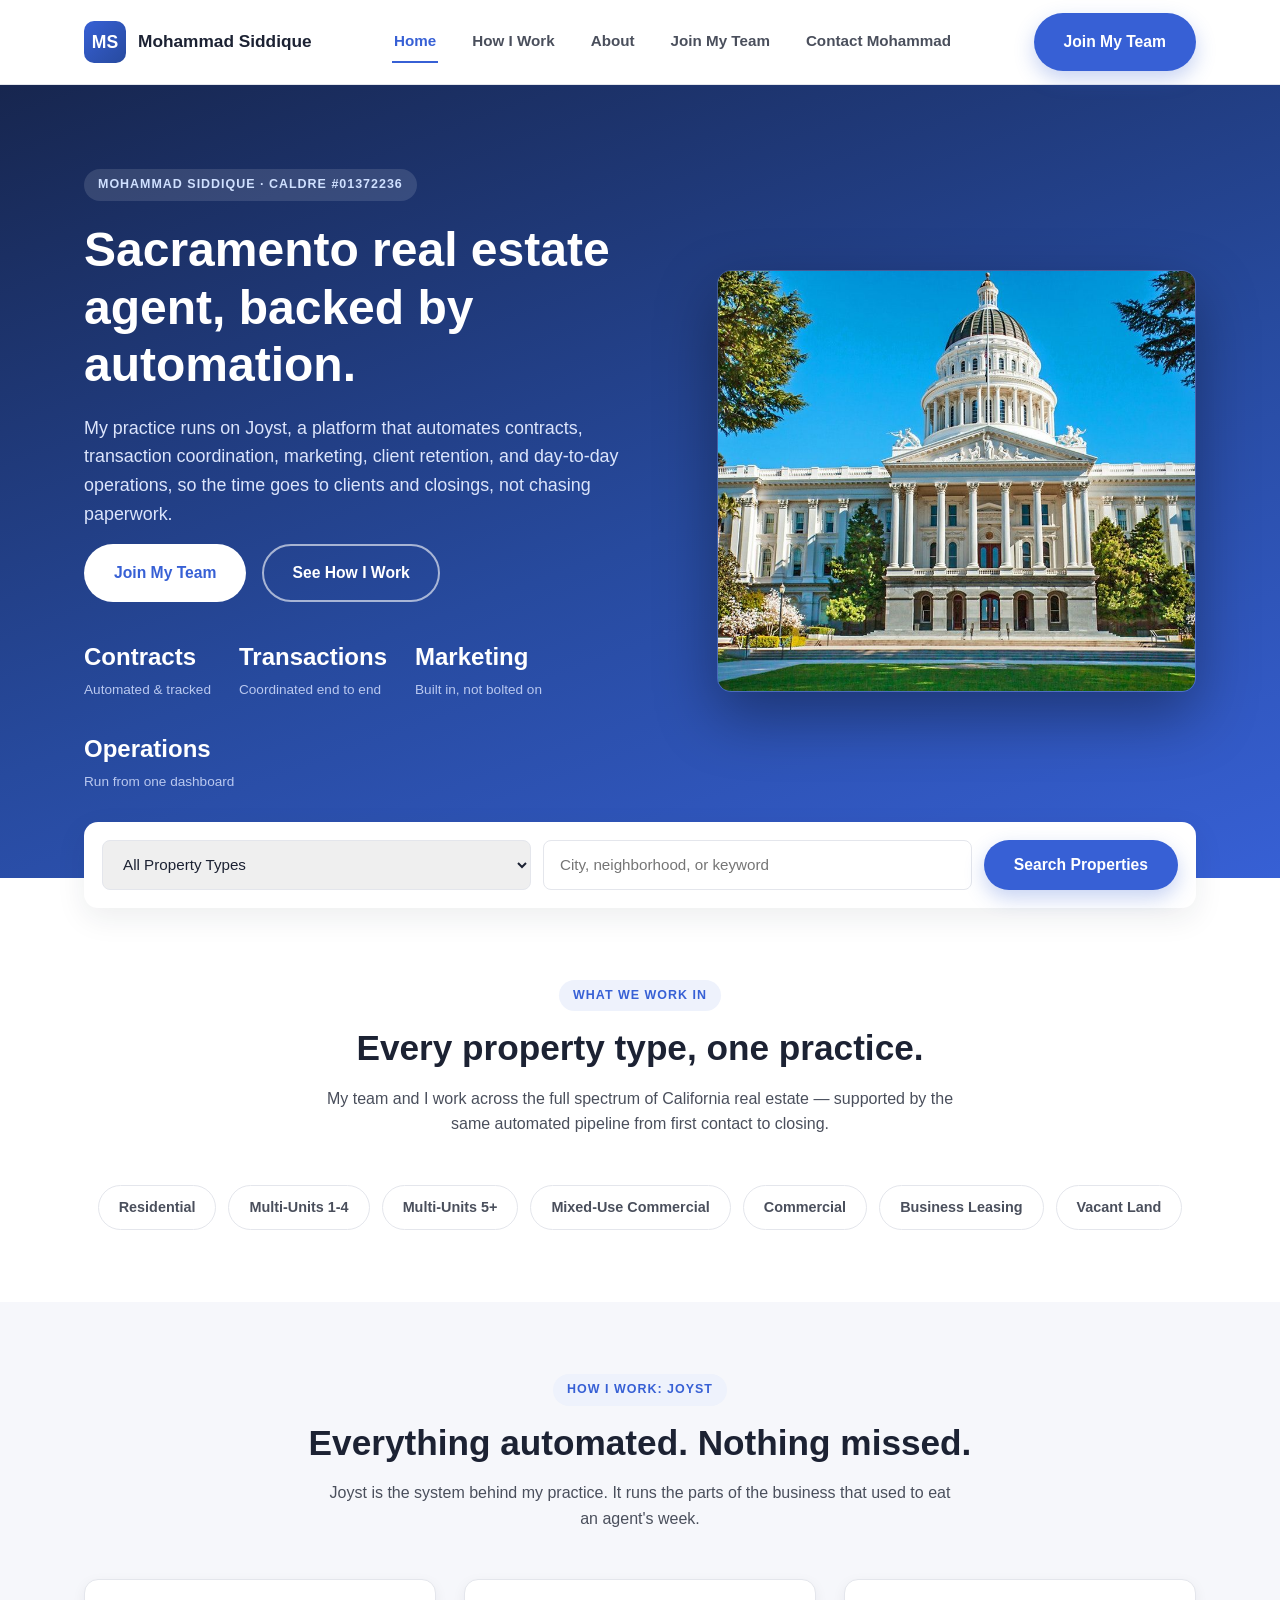
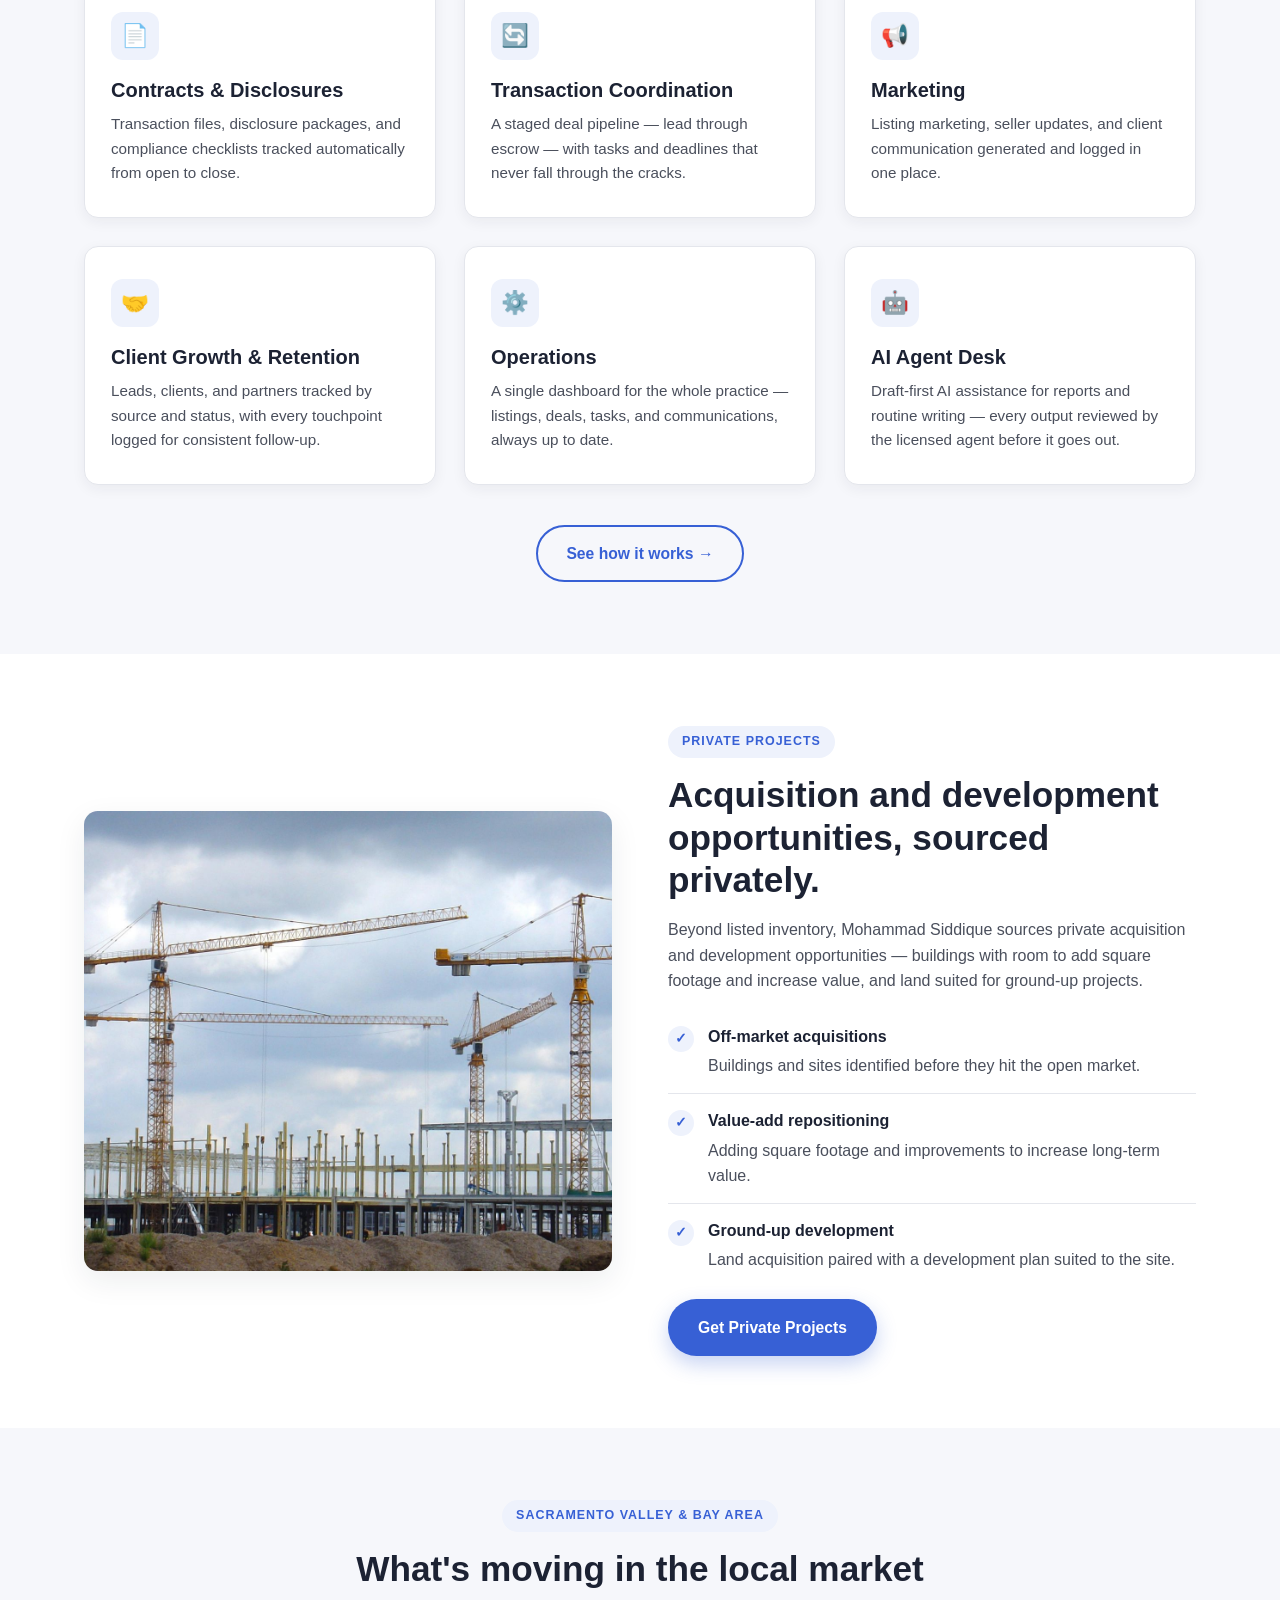
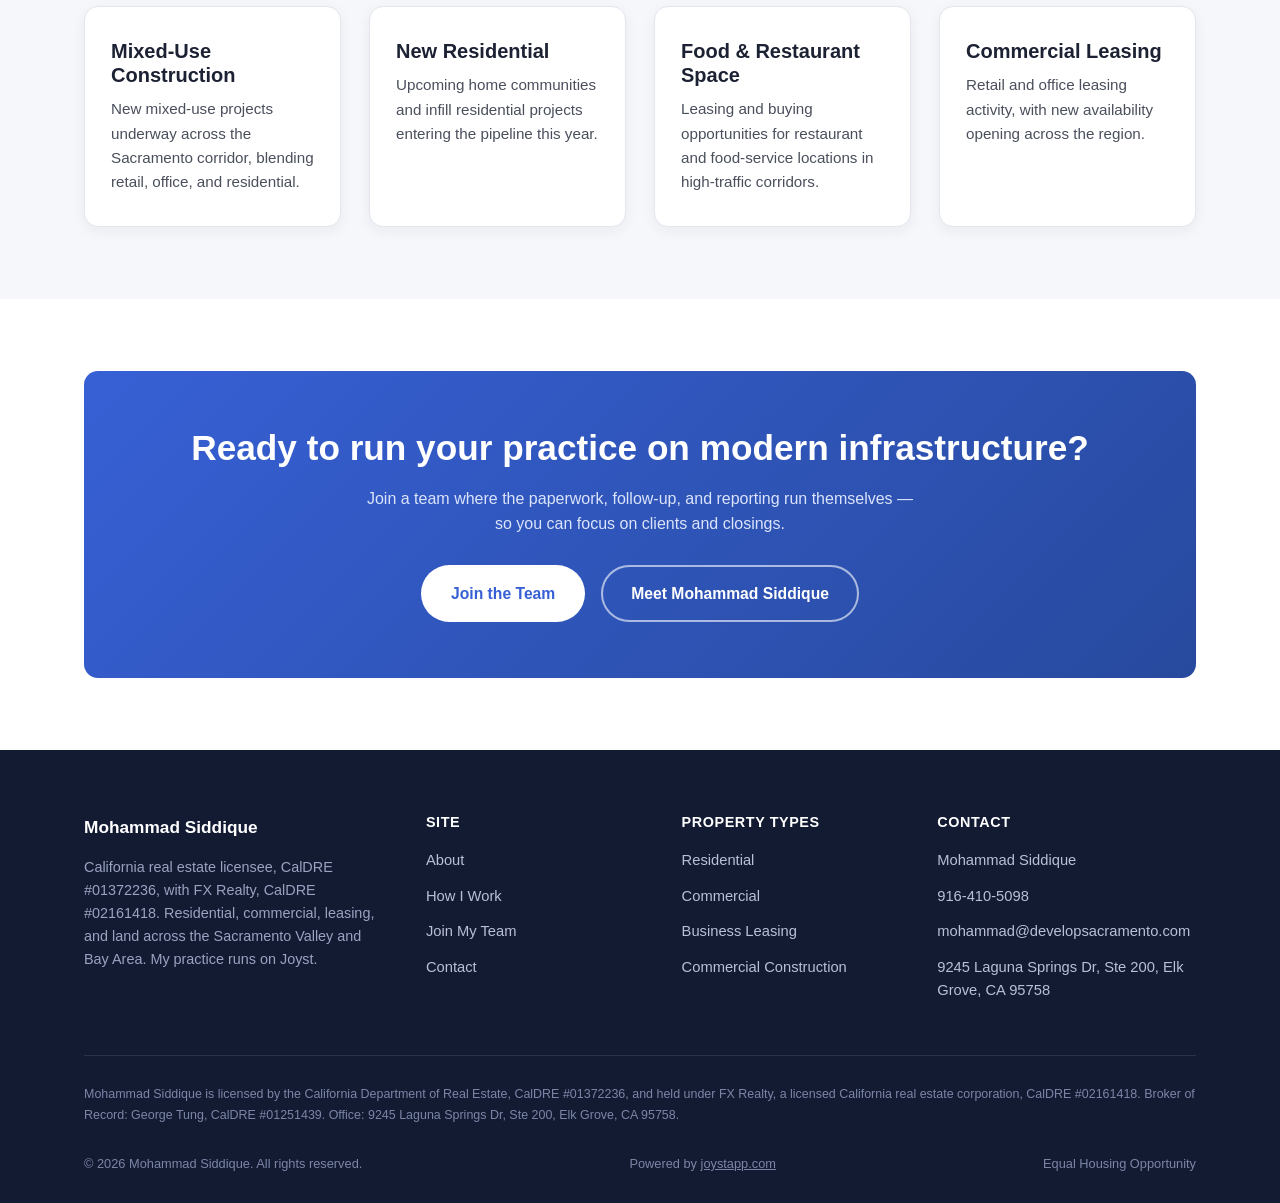
<file: index.html>
<!DOCTYPE html>
<html lang="en">
<head>
<meta charset="UTF-8">
<meta name="viewport" content="width=device-width, initial-scale=1.0">
<title>Mohammad Siddique | Sacramento Real Estate Agent, Powered by Joyst</title>
<meta name="description" content="Mohammad Siddique, CalDRE #01372236, FX Realty: a Sacramento real estate agent whose practice runs on Joyst. Residential, commercial, leasing, and land.">
<link rel="canonical" href="https://mohammadsiddique.com/">
<meta property="og:type" content="website">
<meta property="og:site_name" content="Mohammad Siddique">
<meta property="og:title" content="Mohammad Siddique | Sacramento Real Estate Agent, Powered by Joyst">
<meta property="og:description" content="Mohammad Siddique, CalDRE #01372236, FX Realty: a Sacramento real estate agent whose practice runs on Joyst. Residential, commercial, leasing, and land.">
<meta property="og:url" content="https://mohammadsiddique.com/">
<meta property="og:image" content="https://mohammadsiddique.com/assets/images/hero-capitol.jpg">
<meta name="twitter:card" content="summary_large_image">
<script type="application/ld+json">[{"@context": "https://schema.org", "@type": "RealEstateAgent", "@id": "https://mohammadsiddique.com/#agent", "name": "Mohammad Siddique", "url": "https://mohammadsiddique.com/", "image": "https://mohammadsiddique.com/assets/images/mohammad-siddique.jpg", "telephone": "+1-916-410-5098", "email": "mohammad@developsacramento.com", "description": "California real estate agent, CalDRE #01372236, with FX Realty. Residential, commercial, leasing, and land across the Sacramento Valley and Bay Area.", "address": {"@type": "PostalAddress", "streetAddress": "9245 Laguna Springs Dr, Ste 200", "addressLocality": "Elk Grove", "addressRegion": "CA", "postalCode": "95758", "addressCountry": "US"}, "areaServed": [{"@type": "City", "name": "Sacramento"}, {"@type": "AdministrativeArea", "name": "Sacramento Valley"}, {"@type": "AdministrativeArea", "name": "San Francisco Bay Area"}], "identifier": {"@type": "PropertyValue", "name": "California DRE license", "value": "01372236"}, "parentOrganization": {"@type": "RealEstateAgent", "name": "FX Realty", "identifier": {"@type": "PropertyValue", "name": "California DRE license", "value": "02161418"}}}, {"@context": "https://schema.org", "@type": "WebSite", "name": "Mohammad Siddique", "url": "https://mohammadsiddique.com/"}]</script>
<link rel="stylesheet" href="css/style.css">
</head>
<body>

<header class="site-header">
  <div class="container">
    <a href="index.html" class="brand">
      <div class="brand-mark">MS</div>
      <div class="brand-text">
        <div class="brand-name">Mohammad Siddique</div>
      </div>
    </a>
    <nav class="main-nav">
      <a href="index.html" data-page="index.html">Home</a>
      <a href="platform.html" data-page="platform.html">How I Work</a>
      <a href="about.html" data-page="about.html">About</a>
      <a href="join.html" data-page="join.html">Join My Team</a>
      <a href="contact.html" data-page="contact.html">Contact Mohammad</a>
    </nav>
    <div class="nav-cta">
      <a href="join.html" class="btn btn-primary">Join My Team</a>
      <button class="nav-toggle" aria-label="Toggle menu"><span></span><span></span><span></span></button>
    </div>
  </div>
</header>

<section class="hero">
  <div class="container">
    <div class="hero-copy">
      <span class="hero-eyebrow">Mohammad Siddique &middot; CalDRE #01372236</span>
      <h1>Sacramento real estate agent, backed by automation.</h1>
      <p class="lede">My practice runs on Joyst, a platform that automates contracts, transaction coordination, marketing, client retention, and day-to-day operations, so the time goes to clients and closings, not chasing paperwork.</p>
      <div class="btn-row">
        <a href="join.html" class="btn btn-white">Join My Team</a>
        <a href="platform.html" class="btn btn-outline-white">See How I Work</a>
      </div>
      <div class="hero-stats">
        <div class="hero-stat"><strong>Contracts</strong><span>Automated &amp; tracked</span></div>
        <div class="hero-stat"><strong>Transactions</strong><span>Coordinated end to end</span></div>
        <div class="hero-stat"><strong>Marketing</strong><span>Built in, not bolted on</span></div>
        <div class="hero-stat"><strong>Operations</strong><span>Run from one dashboard</span></div>
      </div>
    </div>
    <div class="hero-figure">
      <img src="assets/images/hero-capitol.jpg" alt="Sacramento skyline">
    </div>
  </div>
</section>

<!-- Search bar -->
<div class="container">
  <form class="search-bar" data-form data-subject="Property search inquiry">
    <select name="Property Type" aria-label="Property type">
      <option value="">All Property Types</option>
      <option>Residential</option>
      <option>Multi-Units 1-4</option>
      <option>Multi-Units 5+</option>
      <option>Mixed-Use Commercial</option>
      <option>Commercial</option>
      <option>Business Leasing</option>
      <option>Vacant Land</option>
    </select>
    <input type="text" name="Location / Keyword" placeholder="City, neighborhood, or keyword">
    <button type="submit" class="btn btn-primary">Search Properties</button>
  </form>
</div>

<!-- Property types -->
<section class="section">
  <div class="container section-center">
    <span class="eyebrow">What We Work In</span>
    <h2>Every property type, one practice.</h2>
    <p class="section-intro" style="margin-left:auto;margin-right:auto;">My team and I work across the full spectrum of California real estate — supported by the same automated pipeline from first contact to closing.</p>
    <div class="type-strip" style="justify-content:center;">
      <span class="type-chip">Residential</span>
      <span class="type-chip">Multi-Units 1-4</span>
      <span class="type-chip">Multi-Units 5+</span>
      <span class="type-chip">Mixed-Use Commercial</span>
      <span class="type-chip">Commercial</span>
      <span class="type-chip">Business Leasing</span>
      <span class="type-chip">Vacant Land</span>
    </div>
  </div>
</section>

<!-- Automation pillars -->
<section class="section section-alt">
  <div class="container">
    <div class="section-center">
      <span class="eyebrow">How I Work: Joyst</span>
      <h2>Everything automated. Nothing missed.</h2>
      <p class="section-intro" style="margin-left:auto;margin-right:auto;">Joyst is the system behind my practice. It runs the parts of the business that used to eat an agent's week.</p>
    </div>
    <div class="grid grid-3">
      <div class="card">
        <div class="card-icon">&#128196;</div>
        <h3>Contracts &amp; Disclosures</h3>
        <p>Transaction files, disclosure packages, and compliance checklists tracked automatically from open to close.</p>
      </div>
      <div class="card">
        <div class="card-icon">&#128260;</div>
        <h3>Transaction Coordination</h3>
        <p>A staged deal pipeline — lead through escrow — with tasks and deadlines that never fall through the cracks.</p>
      </div>
      <div class="card">
        <div class="card-icon">&#128226;</div>
        <h3>Marketing</h3>
        <p>Listing marketing, seller updates, and client communication generated and logged in one place.</p>
      </div>
      <div class="card">
        <div class="card-icon">&#129309;</div>
        <h3>Client Growth &amp; Retention</h3>
        <p>Leads, clients, and partners tracked by source and status, with every touchpoint logged for consistent follow-up.</p>
      </div>
      <div class="card">
        <div class="card-icon">&#9881;&#65039;</div>
        <h3>Operations</h3>
        <p>A single dashboard for the whole practice — listings, deals, tasks, and communications, always up to date.</p>
      </div>
      <div class="card">
        <div class="card-icon">&#129302;</div>
        <h3>AI Agent Desk</h3>
        <p>Draft-first AI assistance for reports and routine writing — every output reviewed by the licensed agent before it goes out.</p>
      </div>
    </div>
    <div class="section-center" style="margin-top:40px;">
      <a href="platform.html" class="btn btn-ghost">See how it works &rarr;</a>
    </div>
  </div>
</section>

<!-- Private projects -->
<section class="section">
  <div class="container split">
    <img src="assets/images/construction.jpg" alt="Private development project">
    <div>
      <span class="eyebrow">Private Projects</span>
      <h2>Acquisition and development opportunities, sourced privately.</h2>
      <p>Beyond listed inventory, Mohammad Siddique sources private acquisition and development opportunities — buildings with room to add square footage and increase value, and land suited for ground-up projects.</p>
      <ul class="pillar-list">
        <li><span class="pillar-check">&#10003;</span><div><strong>Off-market acquisitions</strong><p style="margin:4px 0 0;">Buildings and sites identified before they hit the open market.</p></div></li>
        <li><span class="pillar-check">&#10003;</span><div><strong>Value-add repositioning</strong><p style="margin:4px 0 0;">Adding square footage and improvements to increase long-term value.</p></div></li>
        <li><span class="pillar-check">&#10003;</span><div><strong>Ground-up development</strong><p style="margin:4px 0 0;">Land acquisition paired with a development plan suited to the site.</p></div></li>
      </ul>
      <a href="contact.html" class="btn btn-primary" style="margin-top:12px;">Get Private Projects</a>
    </div>
  </div>
</section>

<!-- Local market news -->
<section class="section section-alt">
  <div class="container">
    <div class="section-center">
      <span class="eyebrow">Sacramento Valley &amp; Bay Area</span>
      <h2>What's moving in the local market</h2>
    </div>
    <div class="grid grid-4">
      <div class="card">
        <h3>Mixed-Use Construction</h3>
        <p>New mixed-use projects underway across the Sacramento corridor, blending retail, office, and residential.</p>
      </div>
      <div class="card">
        <h3>New Residential</h3>
        <p>Upcoming home communities and infill residential projects entering the pipeline this year.</p>
      </div>
      <div class="card">
        <h3>Food &amp; Restaurant Space</h3>
        <p>Leasing and buying opportunities for restaurant and food-service locations in high-traffic corridors.</p>
      </div>
      <div class="card">
        <h3>Commercial Leasing</h3>
        <p>Retail and office leasing activity, with new availability opening across the region.</p>
      </div>
    </div>
  </div>
</section>

<!-- Join the team CTA -->
<section class="section">
  <div class="container">
    <div class="cta-banner">
      <h2>Ready to run your practice on modern infrastructure?</h2>
      <p>Join a team where the paperwork, follow-up, and reporting run themselves — so you can focus on clients and closings.</p>
      <div class="btn-row">
        <a href="join.html" class="btn btn-white">Join the Team</a>
        <a href="about.html" class="btn btn-outline-white">Meet Mohammad Siddique</a>
      </div>
    </div>
  </div>
</section>

<footer class="site-footer">
  <div class="container">
    <div class="footer-grid">
      <div class="footer-brand">
        <div class="brand-name">Mohammad Siddique</div>
        <p>California real estate licensee, CalDRE #01372236, with FX Realty, CalDRE #02161418. Residential, commercial, leasing, and land across the Sacramento Valley and Bay Area. My practice runs on Joyst.</p>
      </div>
      <div>
        <h4>Site</h4>
        <ul>
          <li><a href="about.html">About</a></li>
          <li><a href="platform.html">How I Work</a></li>
          <li><a href="join.html">Join My Team</a></li>
          <li><a href="contact.html">Contact</a></li>
        </ul>
      </div>
      <div>
        <h4>Property Types</h4>
        <ul>
          <li><a href="residential.html">Residential</a></li>
          <li><a href="commercial.html">Commercial</a></li>
          <li><a href="business-leases.html">Business Leasing</a></li>
          <li><a href="commercial-construction.html">Commercial Construction</a></li>
        </ul>
      </div>
      <div>
        <h4>Contact</h4>
        <ul>
          <li>Mohammad Siddique</li>
          <li><a href="tel:9164105098">916-410-5098</a></li>
          <li><a href="mailto:mohammad@developsacramento.com">mohammad@developsacramento.com</a></li>
          <li>9245 Laguna Springs Dr, Ste 200, Elk Grove, CA 95758</li>
        </ul>
      </div>
    </div>
    <div class="footer-legal">
      <p>Mohammad Siddique is licensed by the California Department of Real Estate, CalDRE #01372236, and held under FX Realty, a licensed California real estate corporation, CalDRE #02161418. Broker of Record: George Tung, CalDRE #01251439. Office: 9245 Laguna Springs Dr, Ste 200, Elk Grove, CA 95758.</p>
    </div>
    <div class="footer-bottom">
      <span>&copy; 2026 Mohammad Siddique. All rights reserved.</span>
      <span>Powered by <a href="https://joystapp.com" style="color:inherit;text-decoration:underline;">joystapp.com</a></span>
      <span>Equal Housing Opportunity</span>
    </div>
  </div>
</footer>

<script src="js/main.js"></script>
</body>
</html>
</file>
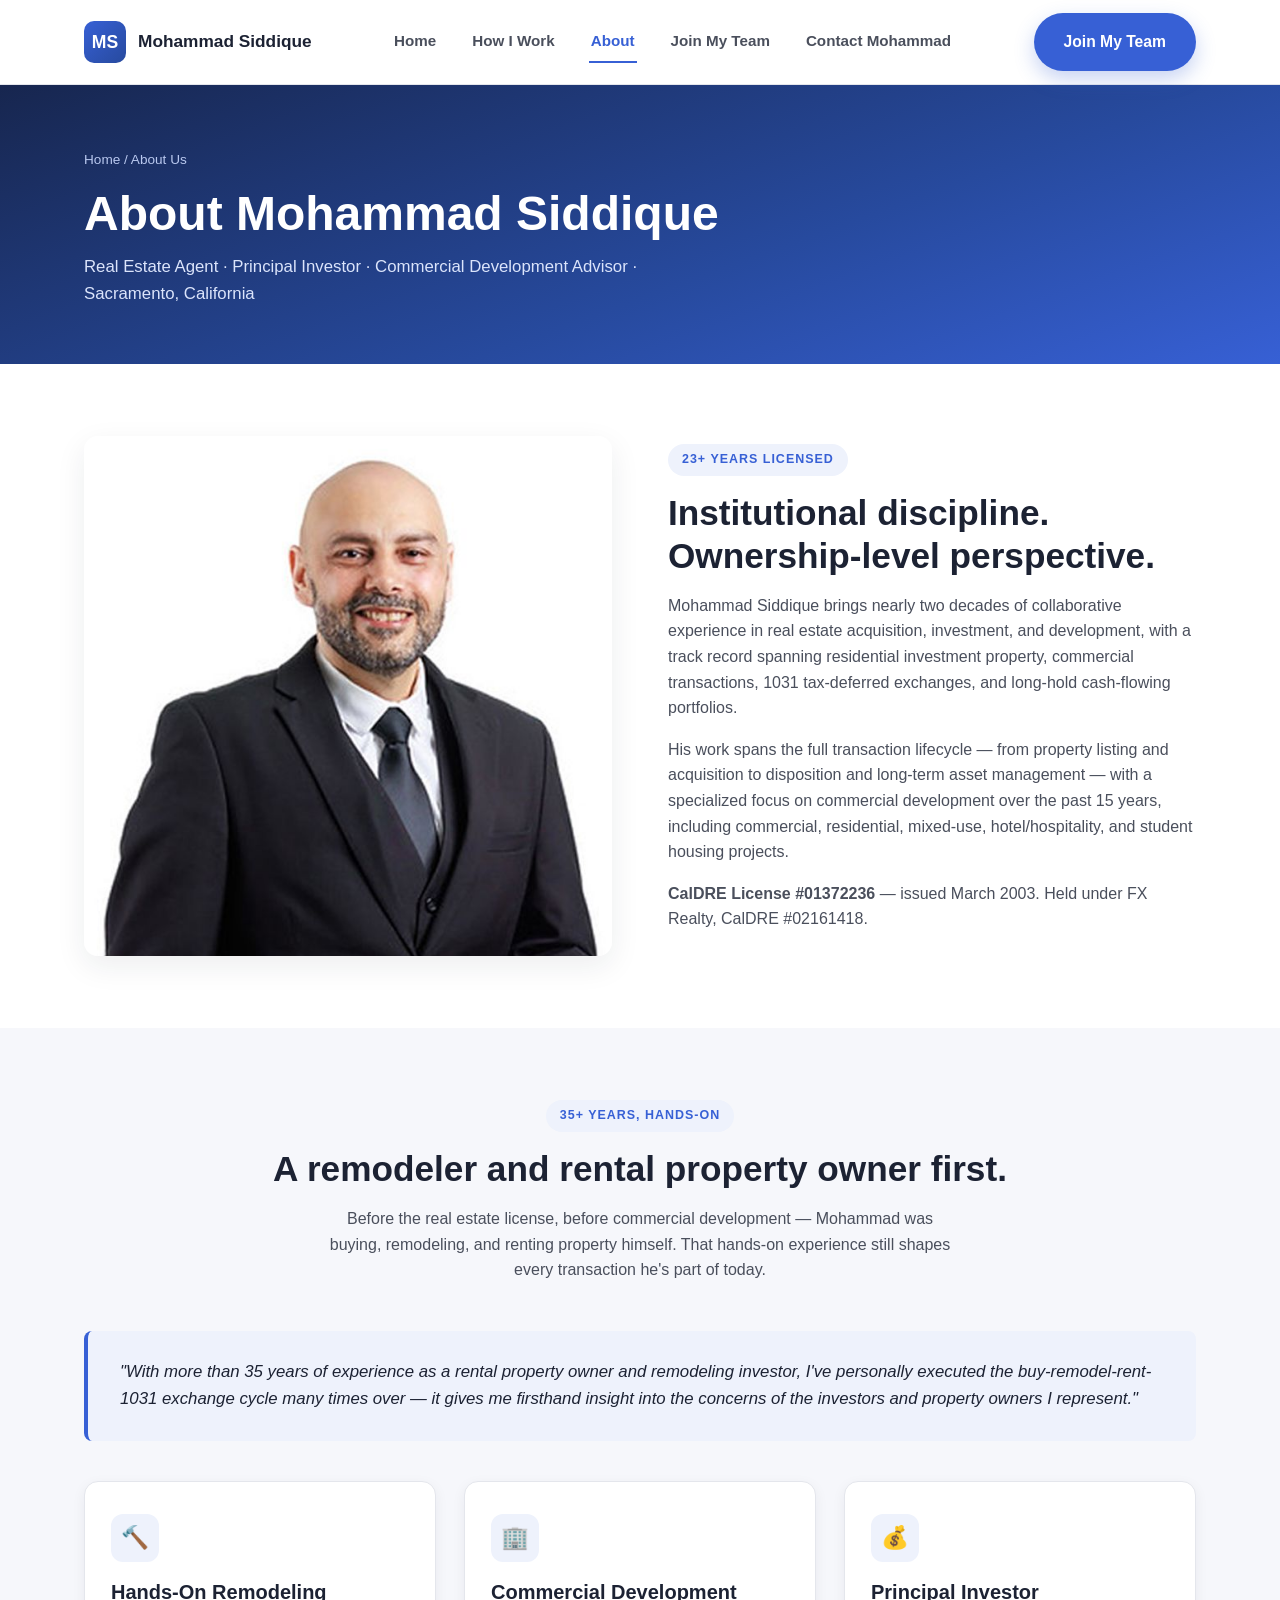
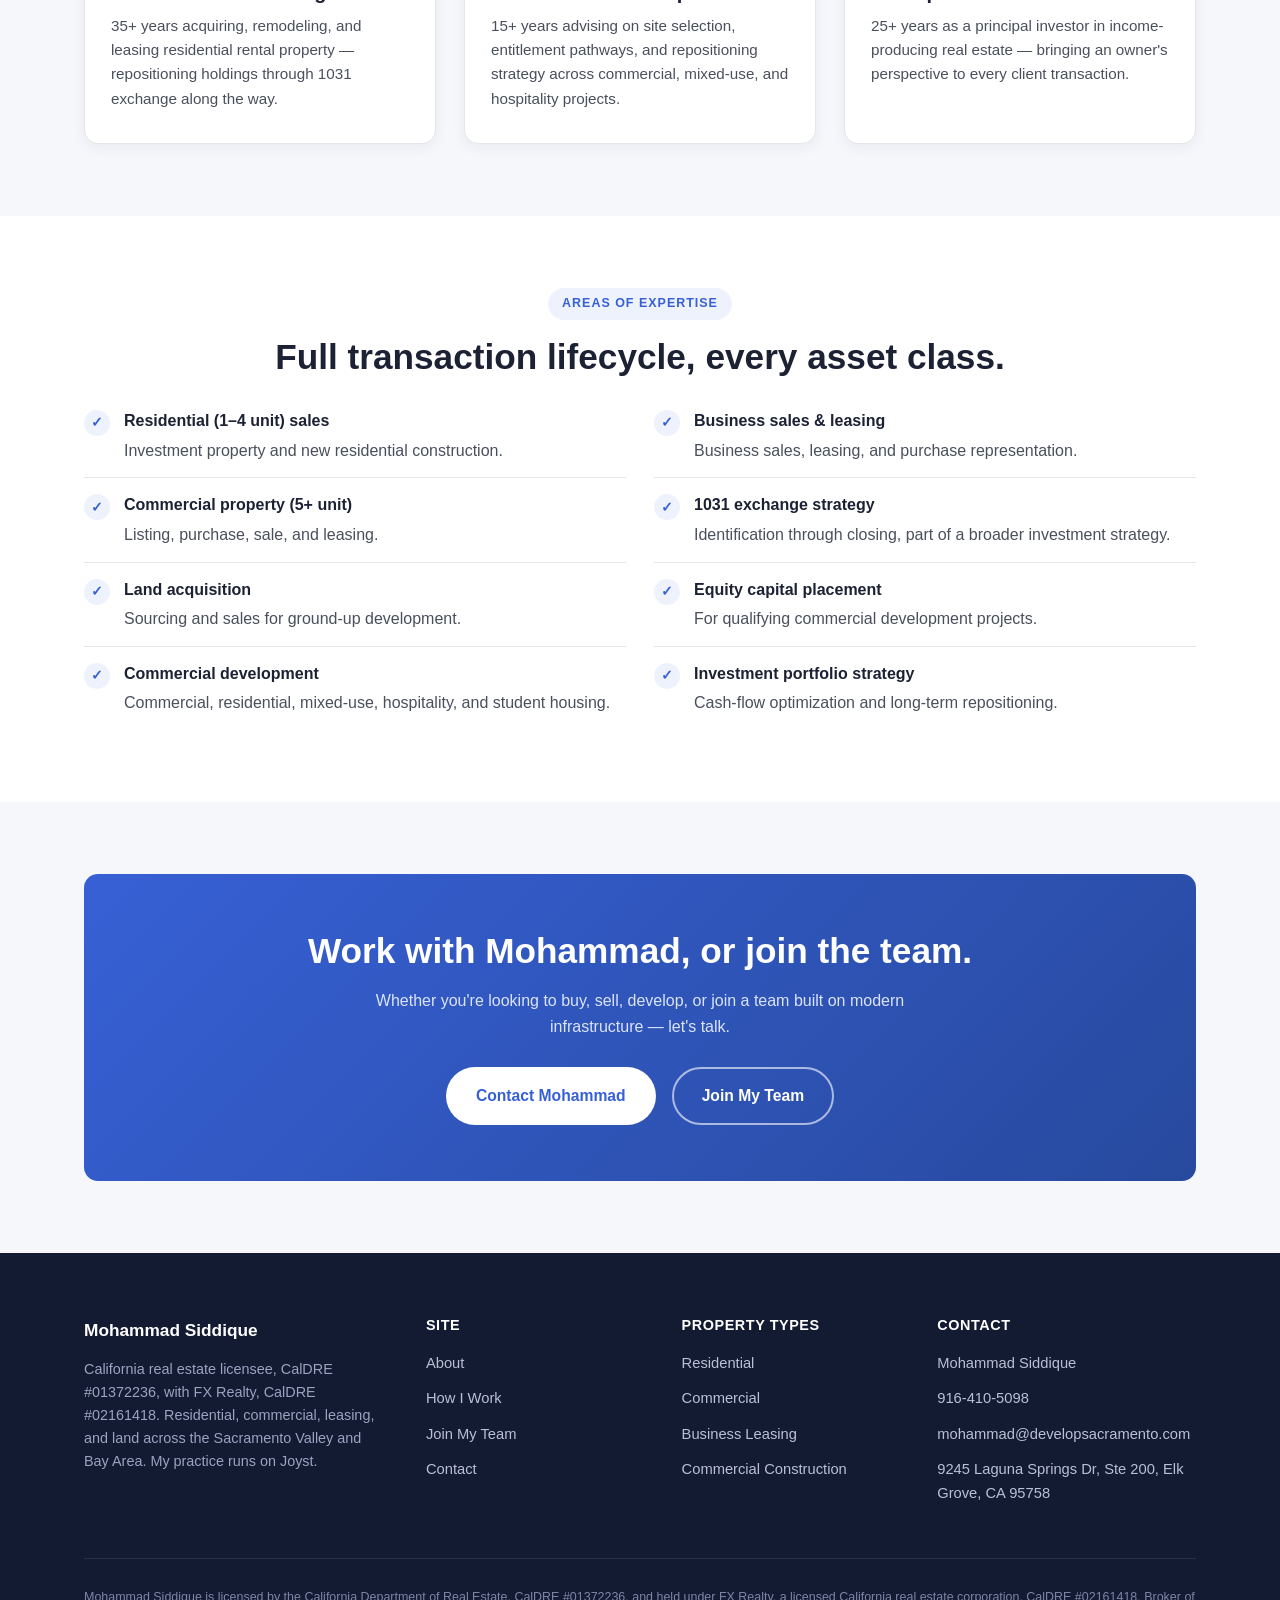
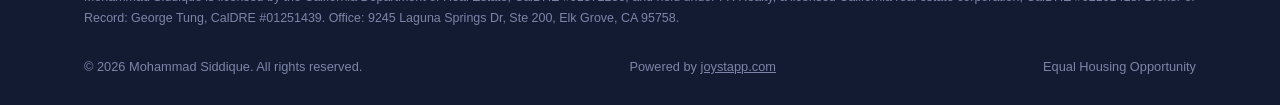
<file: about.html>
<!DOCTYPE html>
<html lang="en">
<head>
<meta charset="UTF-8">
<meta name="viewport" content="width=device-width, initial-scale=1.0">
<title>About Mohammad Siddique | Sacramento Real Estate Agent</title>
<meta name="description" content="Mohammad Siddique, CalDRE #01372236 — 23+ years of licensed California real estate experience and 35+ years as a hands-on rental property owner and remodeler.">
<link rel="canonical" href="https://mohammadsiddique.com/about.html">
<meta property="og:type" content="website">
<meta property="og:site_name" content="Mohammad Siddique">
<meta property="og:title" content="About Mohammad Siddique | Sacramento Real Estate Agent">
<meta property="og:description" content="Mohammad Siddique, CalDRE #01372236 — 23+ years of licensed California real estate experience and 35+ years as a hands-on rental property owner and remodeler.">
<meta property="og:url" content="https://mohammadsiddique.com/about.html">
<meta property="og:image" content="https://mohammadsiddique.com/assets/images/hero-capitol.jpg">
<meta name="twitter:card" content="summary_large_image">
<link rel="stylesheet" href="css/style.css">
</head>
<body>

<header class="site-header">
  <div class="container">
    <a href="index.html" class="brand">
      <div class="brand-mark">MS</div>
      <div class="brand-text">
        <div class="brand-name">Mohammad Siddique</div>
      </div>
    </a>
    <nav class="main-nav">
      <a href="index.html" data-page="index.html">Home</a>
      <a href="platform.html" data-page="platform.html">How I Work</a>
      <a href="about.html" data-page="about.html">About</a>
      <a href="join.html" data-page="join.html">Join My Team</a>
      <a href="contact.html" data-page="contact.html">Contact Mohammad</a>
    </nav>
    <div class="nav-cta">
      <a href="join.html" class="btn btn-primary">Join My Team</a>
      <button class="nav-toggle" aria-label="Toggle menu"><span></span><span></span><span></span></button>
    </div>
  </div>
</header>

<section class="page-hero">
  <div class="container">
    <div class="breadcrumb"><a href="index.html">Home</a> / About Us</div>
    <h1>About Mohammad Siddique</h1>
    <p>Real Estate Agent &middot; Principal Investor &middot; Commercial Development Advisor &middot; Sacramento, California</p>
  </div>
</section>

<section class="section">
  <div class="container split">
    <img src="assets/images/mohammad-siddique.jpg" alt="Mohammad Siddique" class="portrait">
    <div>
      <span class="eyebrow">23+ Years Licensed</span>
      <h2>Institutional discipline. Ownership-level perspective.</h2>
      <p>Mohammad Siddique brings nearly two decades of collaborative experience in real estate acquisition, investment, and development, with a track record spanning residential investment property, commercial transactions, 1031 tax-deferred exchanges, and long-hold cash-flowing portfolios.</p>
      <p>His work spans the full transaction lifecycle — from property listing and acquisition to disposition and long-term asset management — with a specialized focus on commercial development over the past 15 years, including commercial, residential, mixed-use, hotel/hospitality, and student housing projects.</p>
      <p><strong>CalDRE License #01372236</strong> — issued March 2003. Held under FX Realty, CalDRE #02161418.</p>
    </div>
  </div>
</section>

<section class="section section-alt">
  <div class="container">
    <div class="section-center">
      <span class="eyebrow">35+ Years, Hands-On</span>
      <h2>A remodeler and rental property owner first.</h2>
      <p class="section-intro" style="margin-left:auto;margin-right:auto;">Before the real estate license, before commercial development — Mohammad was buying, remodeling, and renting property himself. That hands-on experience still shapes every transaction he's part of today.</p>
    </div>
    <div class="quote-block">
      "With more than 35 years of experience as a rental property owner and remodeling investor, I've personally executed the buy-remodel-rent-1031 exchange cycle many times over — it gives me firsthand insight into the concerns of the investors and property owners I represent."
    </div>
    <div class="grid grid-3" style="margin-top:40px;">
      <div class="card">
        <div class="card-icon">&#128296;</div>
        <h3>Hands-On Remodeling</h3>
        <p>35+ years acquiring, remodeling, and leasing residential rental property — repositioning holdings through 1031 exchange along the way.</p>
      </div>
      <div class="card">
        <div class="card-icon">&#127970;</div>
        <h3>Commercial Development</h3>
        <p>15+ years advising on site selection, entitlement pathways, and repositioning strategy across commercial, mixed-use, and hospitality projects.</p>
      </div>
      <div class="card">
        <div class="card-icon">&#128176;</div>
        <h3>Principal Investor</h3>
        <p>25+ years as a principal investor in income-producing real estate — bringing an owner's perspective to every client transaction.</p>
      </div>
    </div>
  </div>
</section>

<section class="section">
  <div class="container">
    <div class="section-center">
      <span class="eyebrow">Areas of Expertise</span>
      <h2>Full transaction lifecycle, every asset class.</h2>
    </div>
    <div class="grid grid-2">
      <ul class="pillar-list">
        <li><span class="pillar-check">&#10003;</span><div><strong>Residential (1&ndash;4 unit) sales</strong><p style="margin:4px 0 0;">Investment property and new residential construction.</p></div></li>
        <li><span class="pillar-check">&#10003;</span><div><strong>Commercial property (5+ unit)</strong><p style="margin:4px 0 0;">Listing, purchase, sale, and leasing.</p></div></li>
        <li><span class="pillar-check">&#10003;</span><div><strong>Land acquisition</strong><p style="margin:4px 0 0;">Sourcing and sales for ground-up development.</p></div></li>
        <li><span class="pillar-check">&#10003;</span><div><strong>Commercial development</strong><p style="margin:4px 0 0;">Commercial, residential, mixed-use, hospitality, and student housing.</p></div></li>
      </ul>
      <ul class="pillar-list">
        <li><span class="pillar-check">&#10003;</span><div><strong>Business sales &amp; leasing</strong><p style="margin:4px 0 0;">Business sales, leasing, and purchase representation.</p></div></li>
        <li><span class="pillar-check">&#10003;</span><div><strong>1031 exchange strategy</strong><p style="margin:4px 0 0;">Identification through closing, part of a broader investment strategy.</p></div></li>
        <li><span class="pillar-check">&#10003;</span><div><strong>Equity capital placement</strong><p style="margin:4px 0 0;">For qualifying commercial development projects.</p></div></li>
        <li><span class="pillar-check">&#10003;</span><div><strong>Investment portfolio strategy</strong><p style="margin:4px 0 0;">Cash-flow optimization and long-term repositioning.</p></div></li>
      </ul>
    </div>
  </div>
</section>

<section class="section section-alt">
  <div class="container">
    <div class="cta-banner">
      <h2>Work with Mohammad, or join the team.</h2>
      <p>Whether you're looking to buy, sell, develop, or join a team built on modern infrastructure — let's talk.</p>
      <div class="btn-row">
        <a href="contact.html" class="btn btn-white">Contact Mohammad</a>
        <a href="join.html" class="btn btn-outline-white">Join My Team</a>
      </div>
    </div>
  </div>
</section>

<footer class="site-footer">
  <div class="container">
    <div class="footer-grid">
      <div class="footer-brand">
        <div class="brand-name">Mohammad Siddique</div>
        <p>California real estate licensee, CalDRE #01372236, with FX Realty, CalDRE #02161418. Residential, commercial, leasing, and land across the Sacramento Valley and Bay Area. My practice runs on Joyst.</p>
      </div>
      <div>
        <h4>Site</h4>
        <ul>
          <li><a href="about.html">About</a></li>
          <li><a href="platform.html">How I Work</a></li>
          <li><a href="join.html">Join My Team</a></li>
          <li><a href="contact.html">Contact</a></li>
        </ul>
      </div>
      <div>
        <h4>Property Types</h4>
        <ul>
          <li><a href="residential.html">Residential</a></li>
          <li><a href="commercial.html">Commercial</a></li>
          <li><a href="business-leases.html">Business Leasing</a></li>
          <li><a href="commercial-construction.html">Commercial Construction</a></li>
        </ul>
      </div>
      <div>
        <h4>Contact</h4>
        <ul>
          <li>Mohammad Siddique</li>
          <li><a href="tel:9164105098">916-410-5098</a></li>
          <li><a href="mailto:mohammad@developsacramento.com">mohammad@developsacramento.com</a></li>
          <li>9245 Laguna Springs Dr, Ste 200, Elk Grove, CA 95758</li>
        </ul>
      </div>
    </div>
    <div class="footer-legal">
      <p>Mohammad Siddique is licensed by the California Department of Real Estate, CalDRE #01372236, and held under FX Realty, a licensed California real estate corporation, CalDRE #02161418. Broker of Record: George Tung, CalDRE #01251439. Office: 9245 Laguna Springs Dr, Ste 200, Elk Grove, CA 95758.</p>
    </div>
    <div class="footer-bottom">
      <span>&copy; 2026 Mohammad Siddique. All rights reserved.</span>
      <span>Powered by <a href="https://joystapp.com" style="color:inherit;text-decoration:underline;">joystapp.com</a></span>
      <span>Equal Housing Opportunity</span>
    </div>
  </div>
</footer>

<script src="js/main.js"></script>
</body>
</html>
</file>
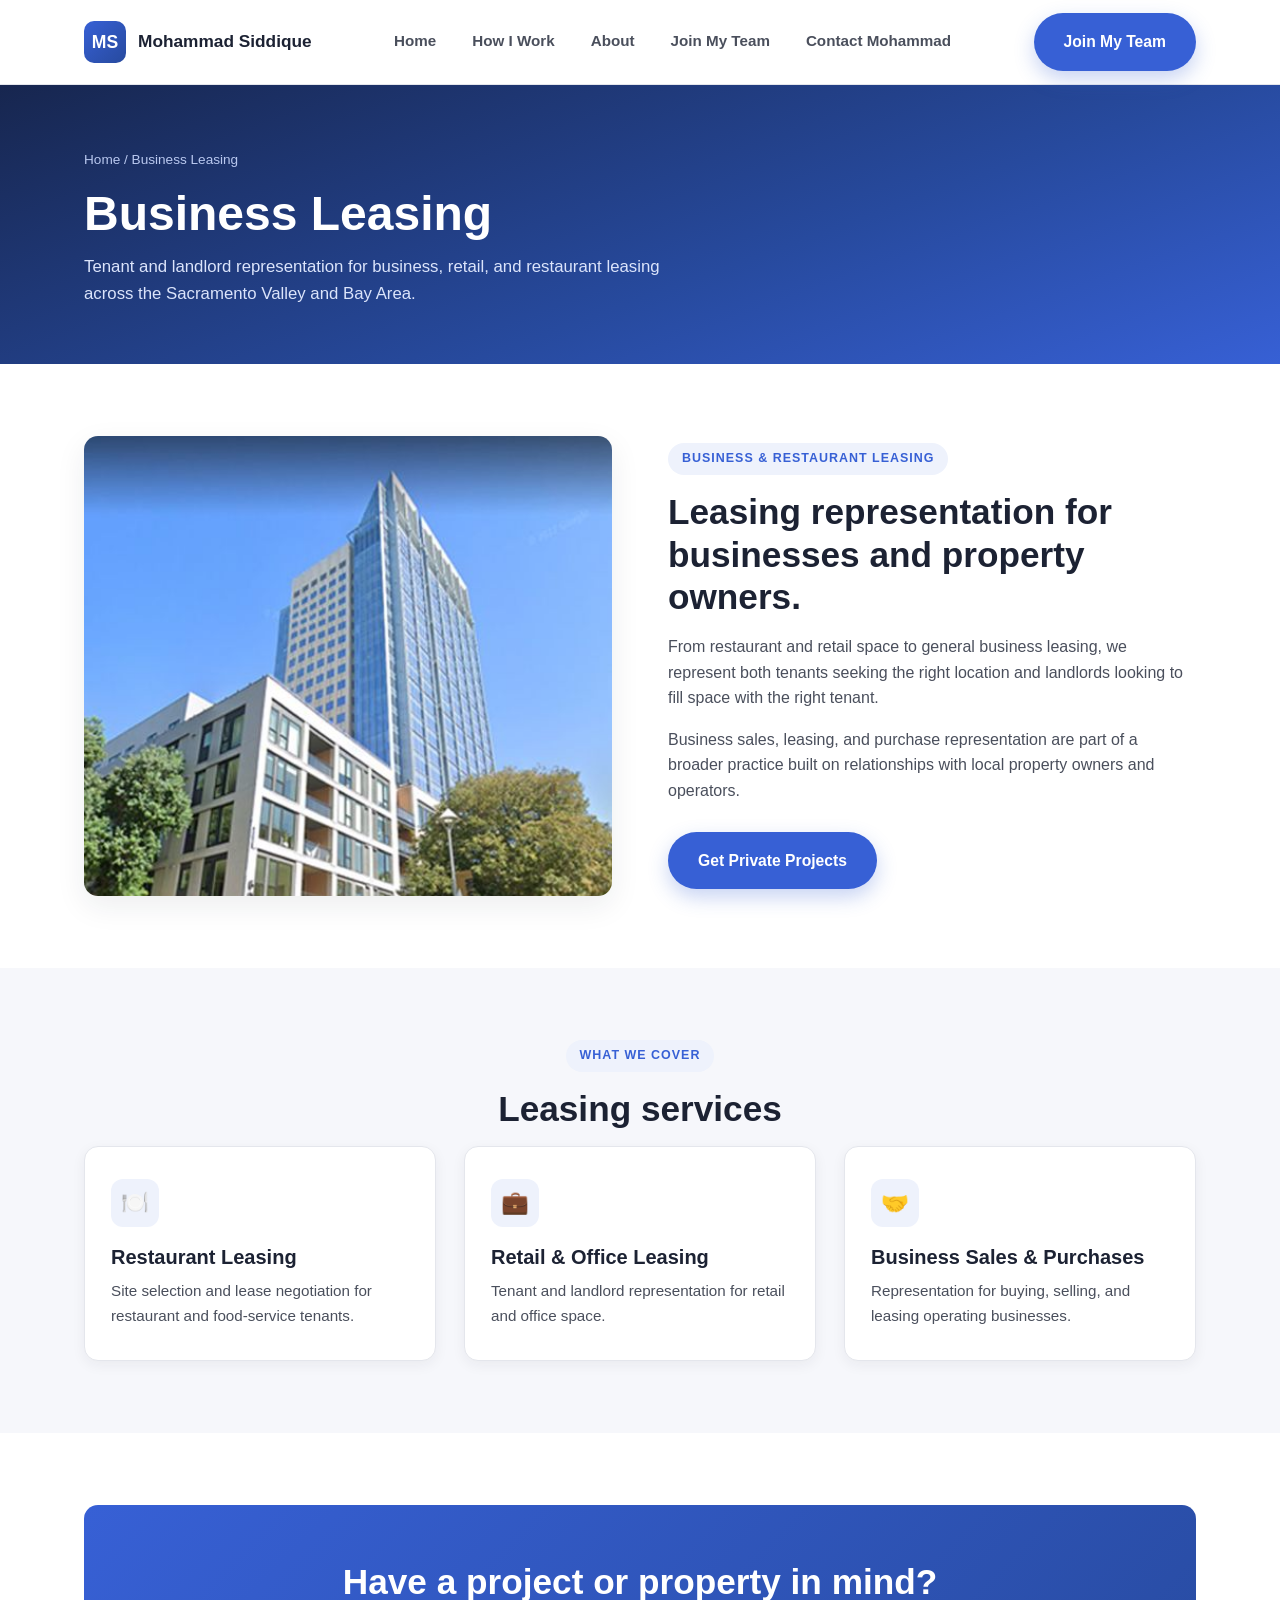
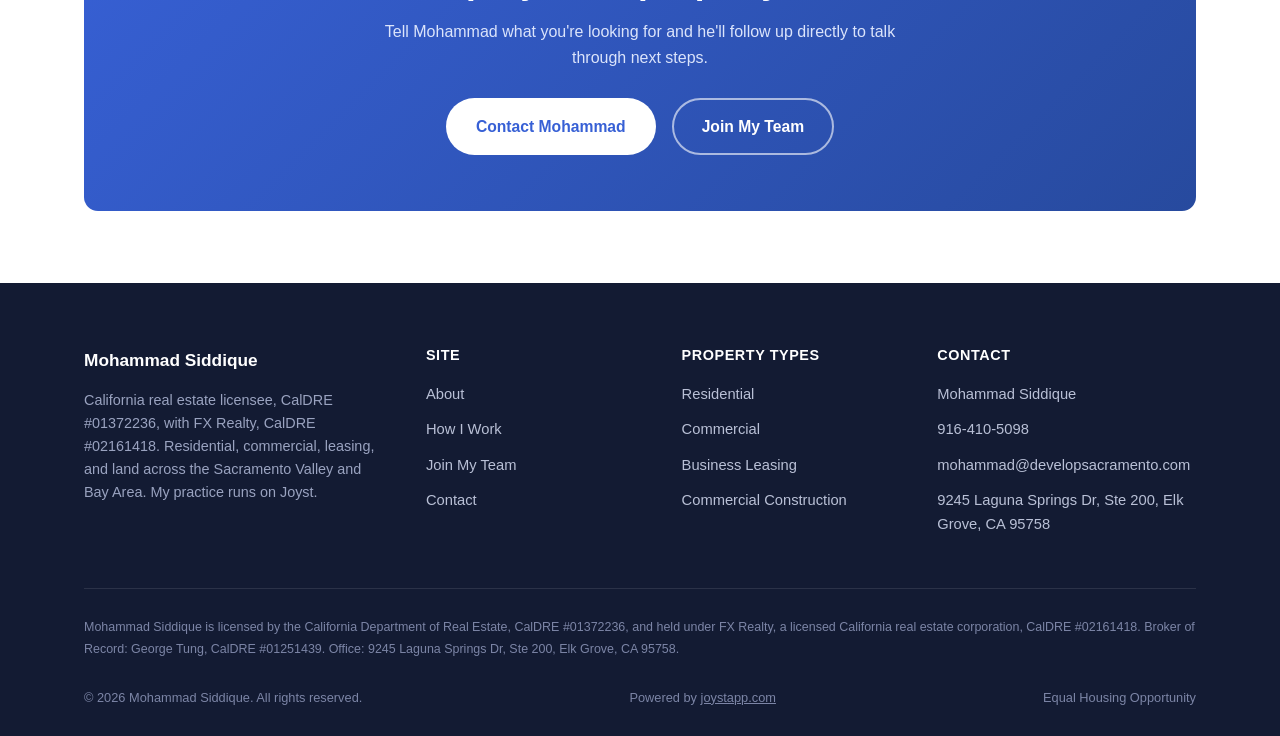
<file: business-leases.html>
<!DOCTYPE html>
<html lang="en">
<head>
<meta charset="UTF-8">
<meta name="viewport" content="width=device-width, initial-scale=1.0">
<title>Business and Restaurant Leasing in Sacramento | Mohammad Siddique</title>
<meta name="description" content="Business and restaurant leasing representation from Mohammad Siddique, CalDRE #01372236, FX Realty, for tenants and landlords across Sacramento and the Bay Area.">
<link rel="canonical" href="https://developsacramento.com/business-leases.html">
<meta property="og:type" content="website">
<meta property="og:site_name" content="Mohammad Siddique">
<meta property="og:title" content="Business and Restaurant Leasing in Sacramento | Mohammad Siddique">
<meta property="og:description" content="Business and restaurant leasing representation from Mohammad Siddique, CalDRE #01372236, FX Realty, for tenants and landlords across Sacramento and the Bay Area.">
<meta property="og:url" content="https://mohammadsiddique.com/business-leases.html">
<meta property="og:image" content="https://mohammadsiddique.com/assets/images/hero-capitol.jpg">
<meta name="twitter:card" content="summary_large_image">
<link rel="stylesheet" href="css/style.css">
</head>
<body>

<header class="site-header">
  <div class="container">
    <a href="index.html" class="brand">
      <div class="brand-mark">MS</div>
      <div class="brand-text">
        <div class="brand-name">Mohammad Siddique</div>
      </div>
    </a>
    <nav class="main-nav">
      <a href="index.html" data-page="index.html">Home</a>
      <a href="platform.html" data-page="platform.html">How I Work</a>
      <a href="about.html" data-page="about.html">About</a>
      <a href="join.html" data-page="join.html">Join My Team</a>
      <a href="contact.html" data-page="contact.html">Contact Mohammad</a>
    </nav>
    <div class="nav-cta">
      <a href="join.html" class="btn btn-primary">Join My Team</a>
      <button class="nav-toggle" aria-label="Toggle menu"><span></span><span></span><span></span></button>
    </div>
  </div>
</header>

<section class="page-hero">
  <div class="container">
    <div class="breadcrumb"><a href="index.html">Home</a> / Business Leasing</div>
    <h1>Business Leasing</h1>
    <p>Tenant and landlord representation for business, retail, and restaurant leasing across the Sacramento Valley and Bay Area.</p>
  </div>
</section>

<section class="section">
  <div class="container split">
    <img src="assets/images/office-building.jpg" alt="Business Leasing">
    <div>
      <span class="eyebrow">Business & Restaurant Leasing</span>
      <h2>Leasing representation for businesses and property owners.</h2>
            <p>From restaurant and retail space to general business leasing, we represent both tenants seeking the right location and landlords looking to fill space with the right tenant.</p>
      <p>Business sales, leasing, and purchase representation are part of a broader practice built on relationships with local property owners and operators.</p>
      <a href="contact.html" class="btn btn-primary" style="margin-top:12px;">Get Private Projects</a>
    </div>
  </div>
</section>

<section class="section section-alt">
  <div class="container">
    <div class="section-center">
      <span class="eyebrow">What We Cover</span>
      <h2>Leasing services</h2>
    </div>
    <div class="grid grid-3">
            <div class="card">
        <div class="card-icon">&#127869;&#65039;</div>
        <h3>Restaurant Leasing</h3>
        <p>Site selection and lease negotiation for restaurant and food-service tenants.</p>
      </div>
      <div class="card">
        <div class="card-icon">&#128188;</div>
        <h3>Retail & Office Leasing</h3>
        <p>Tenant and landlord representation for retail and office space.</p>
      </div>
      <div class="card">
        <div class="card-icon">&#129309;</div>
        <h3>Business Sales & Purchases</h3>
        <p>Representation for buying, selling, and leasing operating businesses.</p>
      </div>

    </div>
  </div>
</section>

<section class="section">
  <div class="container">
    <div class="cta-banner">
      <h2>Have a project or property in mind?</h2>
      <p>Tell Mohammad what you're looking for and he'll follow up directly to talk through next steps.</p>
      <div class="btn-row">
        <a href="contact.html" class="btn btn-white">Contact Mohammad</a>
        <a href="join.html" class="btn btn-outline-white">Join My Team</a>
      </div>
    </div>
  </div>
</section>

<footer class="site-footer">
  <div class="container">
    <div class="footer-grid">
      <div class="footer-brand">
        <div class="brand-name">Mohammad Siddique</div>
        <p>California real estate licensee, CalDRE #01372236, with FX Realty, CalDRE #02161418. Residential, commercial, leasing, and land across the Sacramento Valley and Bay Area. My practice runs on Joyst.</p>
      </div>
      <div>
        <h4>Site</h4>
        <ul>
          <li><a href="about.html">About</a></li>
          <li><a href="platform.html">How I Work</a></li>
          <li><a href="join.html">Join My Team</a></li>
          <li><a href="contact.html">Contact</a></li>
        </ul>
      </div>
      <div>
        <h4>Property Types</h4>
        <ul>
          <li><a href="residential.html">Residential</a></li>
          <li><a href="commercial.html">Commercial</a></li>
          <li><a href="business-leases.html">Business Leasing</a></li>
          <li><a href="commercial-construction.html">Commercial Construction</a></li>
        </ul>
      </div>
      <div>
        <h4>Contact</h4>
        <ul>
          <li>Mohammad Siddique</li>
          <li><a href="tel:9164105098">916-410-5098</a></li>
          <li><a href="mailto:mohammad@developsacramento.com">mohammad@developsacramento.com</a></li>
          <li>9245 Laguna Springs Dr, Ste 200, Elk Grove, CA 95758</li>
        </ul>
      </div>
    </div>
    <div class="footer-legal">
      <p>Mohammad Siddique is licensed by the California Department of Real Estate, CalDRE #01372236, and held under FX Realty, a licensed California real estate corporation, CalDRE #02161418. Broker of Record: George Tung, CalDRE #01251439. Office: 9245 Laguna Springs Dr, Ste 200, Elk Grove, CA 95758.</p>
    </div>
    <div class="footer-bottom">
      <span>&copy; 2026 Mohammad Siddique. All rights reserved.</span>
      <span>Powered by <a href="https://joystapp.com" style="color:inherit;text-decoration:underline;">joystapp.com</a></span>
      <span>Equal Housing Opportunity</span>
    </div>
  </div>
</footer>

<script src="js/main.js"></script>
</body>
</html>
</file>
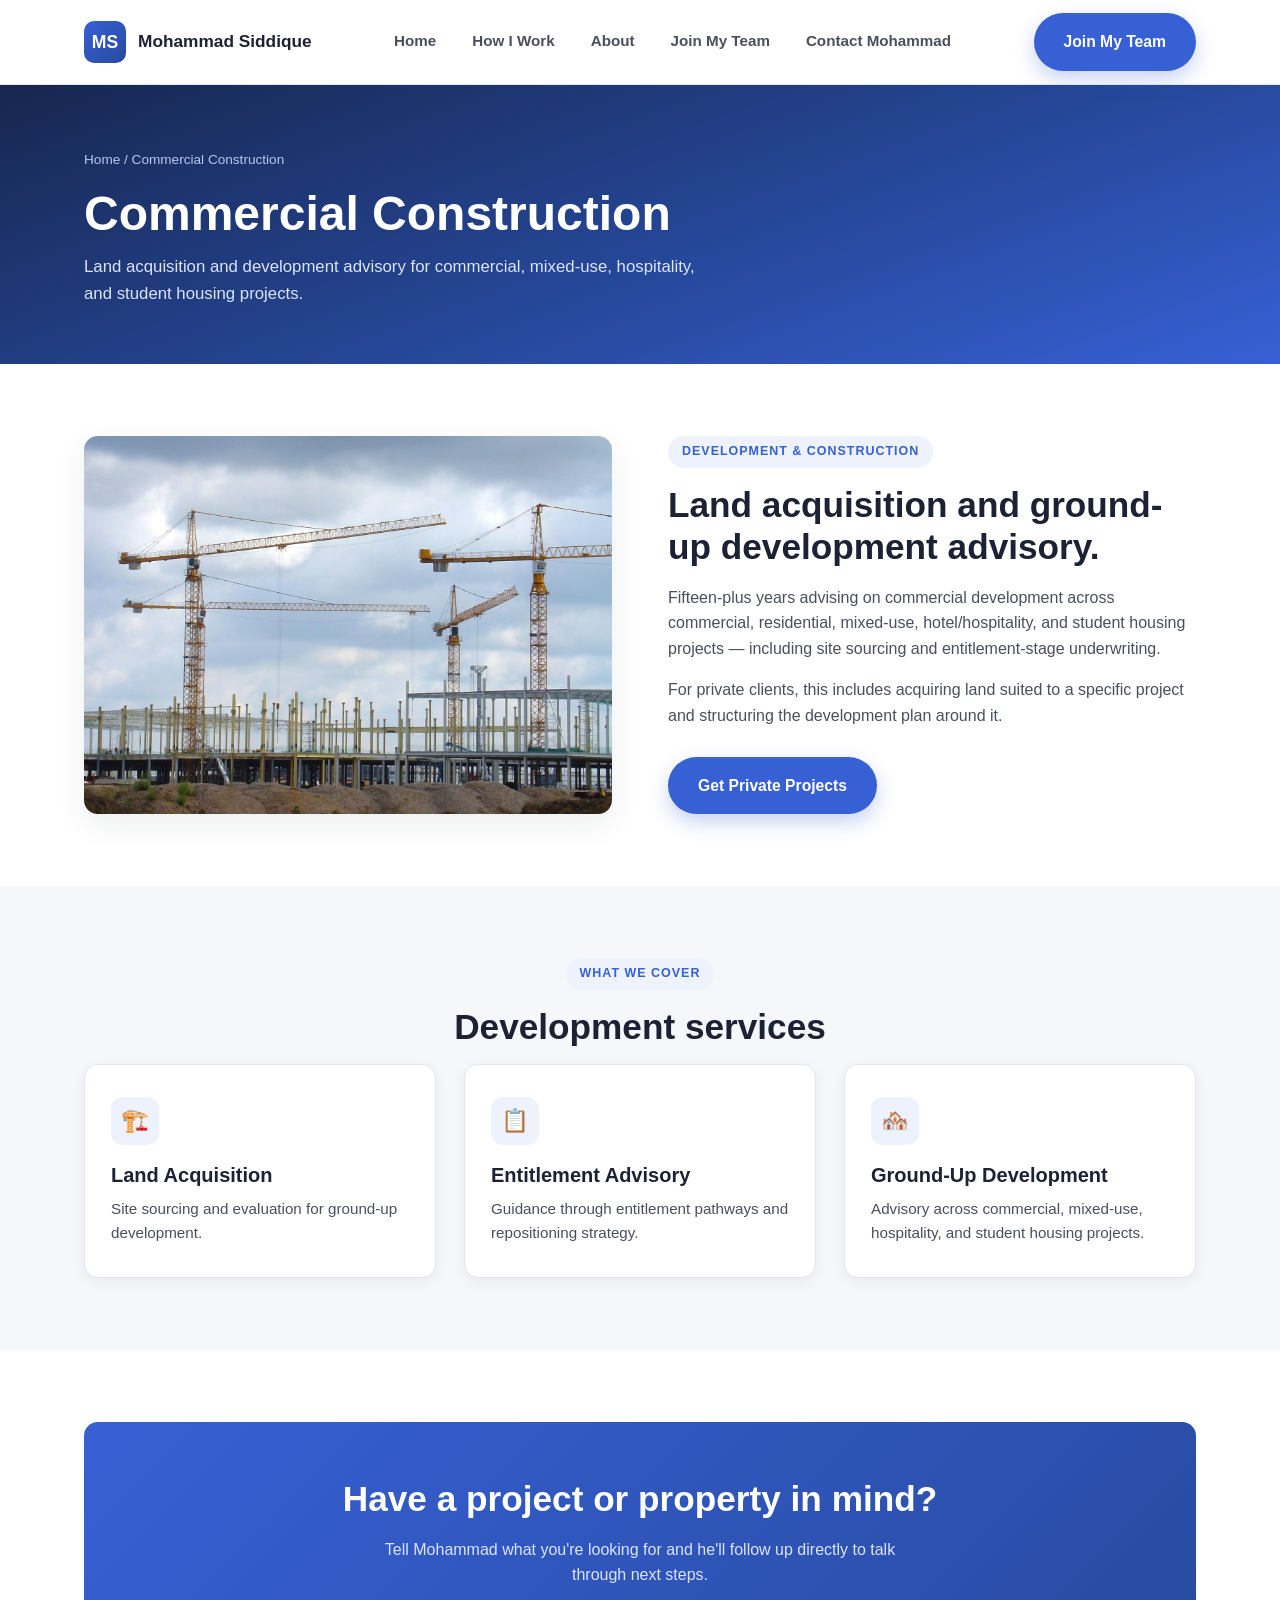
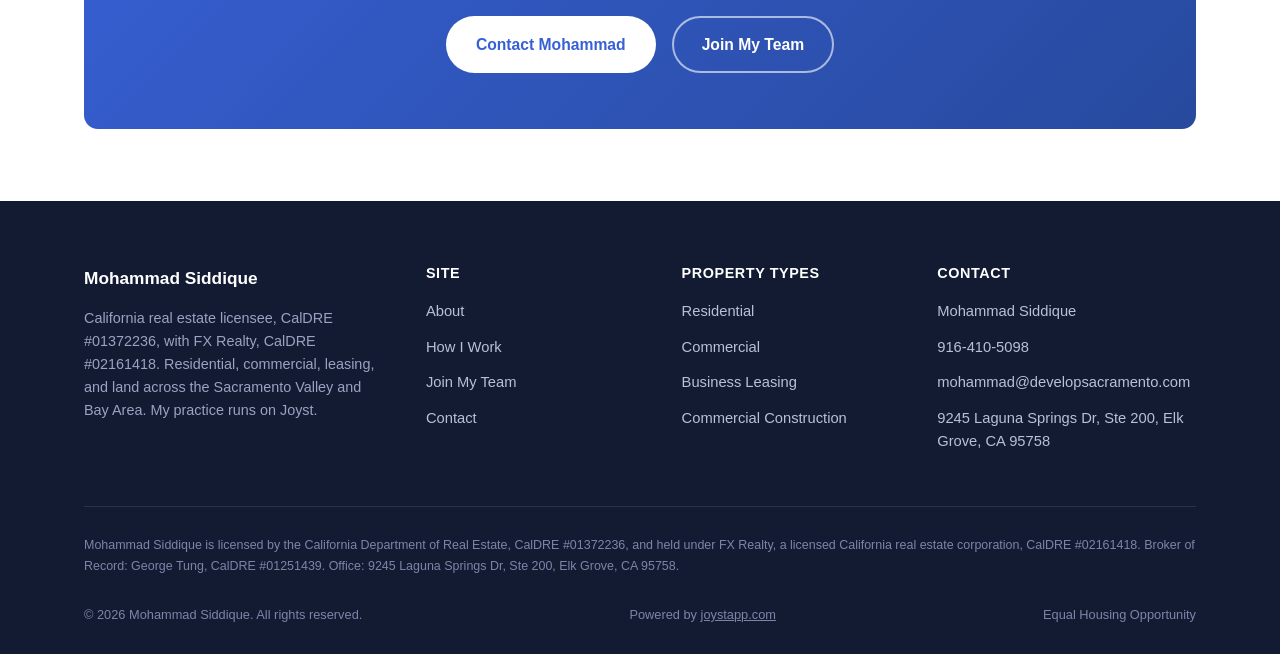
<file: commercial-construction.html>
<!DOCTYPE html>
<html lang="en">
<head>
<meta charset="UTF-8">
<meta name="viewport" content="width=device-width, initial-scale=1.0">
<title>Commercial Development and Land in Sacramento | Mohammad Siddique</title>
<meta name="description" content="Commercial development and construction advisory from Mohammad Siddique, CalDRE #01372236, FX Realty — land acquisition, entitlement, and ground-up projects.">
<link rel="canonical" href="https://developsacramento.com/commercial-construction.html">
<meta property="og:type" content="website">
<meta property="og:site_name" content="Mohammad Siddique">
<meta property="og:title" content="Commercial Development and Land in Sacramento | Mohammad Siddique">
<meta property="og:description" content="Commercial development and construction advisory from Mohammad Siddique, CalDRE #01372236, FX Realty — land acquisition, entitlement, and ground-up projects.">
<meta property="og:url" content="https://mohammadsiddique.com/commercial-construction.html">
<meta property="og:image" content="https://mohammadsiddique.com/assets/images/hero-capitol.jpg">
<meta name="twitter:card" content="summary_large_image">
<link rel="stylesheet" href="css/style.css">
</head>
<body>

<header class="site-header">
  <div class="container">
    <a href="index.html" class="brand">
      <div class="brand-mark">MS</div>
      <div class="brand-text">
        <div class="brand-name">Mohammad Siddique</div>
      </div>
    </a>
    <nav class="main-nav">
      <a href="index.html" data-page="index.html">Home</a>
      <a href="platform.html" data-page="platform.html">How I Work</a>
      <a href="about.html" data-page="about.html">About</a>
      <a href="join.html" data-page="join.html">Join My Team</a>
      <a href="contact.html" data-page="contact.html">Contact Mohammad</a>
    </nav>
    <div class="nav-cta">
      <a href="join.html" class="btn btn-primary">Join My Team</a>
      <button class="nav-toggle" aria-label="Toggle menu"><span></span><span></span><span></span></button>
    </div>
  </div>
</header>

<section class="page-hero">
  <div class="container">
    <div class="breadcrumb"><a href="index.html">Home</a> / Commercial Construction</div>
    <h1>Commercial Construction</h1>
    <p>Land acquisition and development advisory for commercial, mixed-use, hospitality, and student housing projects.</p>
  </div>
</section>

<section class="section">
  <div class="container split">
    <img src="assets/images/construction.jpg" alt="Commercial Construction">
    <div>
      <span class="eyebrow">Development & Construction</span>
      <h2>Land acquisition and ground-up development advisory.</h2>
            <p>Fifteen-plus years advising on commercial development across commercial, residential, mixed-use, hotel/hospitality, and student housing projects — including site sourcing and entitlement-stage underwriting.</p>
      <p>For private clients, this includes acquiring land suited to a specific project and structuring the development plan around it.</p>
      <a href="contact.html" class="btn btn-primary" style="margin-top:12px;">Get Private Projects</a>
    </div>
  </div>
</section>

<section class="section section-alt">
  <div class="container">
    <div class="section-center">
      <span class="eyebrow">What We Cover</span>
      <h2>Development services</h2>
    </div>
    <div class="grid grid-3">
            <div class="card">
        <div class="card-icon">&#127959;&#65039;</div>
        <h3>Land Acquisition</h3>
        <p>Site sourcing and evaluation for ground-up development.</p>
      </div>
      <div class="card">
        <div class="card-icon">&#128203;</div>
        <h3>Entitlement Advisory</h3>
        <p>Guidance through entitlement pathways and repositioning strategy.</p>
      </div>
      <div class="card">
        <div class="card-icon">&#127960;&#65039;</div>
        <h3>Ground-Up Development</h3>
        <p>Advisory across commercial, mixed-use, hospitality, and student housing projects.</p>
      </div>

    </div>
  </div>
</section>

<section class="section">
  <div class="container">
    <div class="cta-banner">
      <h2>Have a project or property in mind?</h2>
      <p>Tell Mohammad what you're looking for and he'll follow up directly to talk through next steps.</p>
      <div class="btn-row">
        <a href="contact.html" class="btn btn-white">Contact Mohammad</a>
        <a href="join.html" class="btn btn-outline-white">Join My Team</a>
      </div>
    </div>
  </div>
</section>

<footer class="site-footer">
  <div class="container">
    <div class="footer-grid">
      <div class="footer-brand">
        <div class="brand-name">Mohammad Siddique</div>
        <p>California real estate licensee, CalDRE #01372236, with FX Realty, CalDRE #02161418. Residential, commercial, leasing, and land across the Sacramento Valley and Bay Area. My practice runs on Joyst.</p>
      </div>
      <div>
        <h4>Site</h4>
        <ul>
          <li><a href="about.html">About</a></li>
          <li><a href="platform.html">How I Work</a></li>
          <li><a href="join.html">Join My Team</a></li>
          <li><a href="contact.html">Contact</a></li>
        </ul>
      </div>
      <div>
        <h4>Property Types</h4>
        <ul>
          <li><a href="residential.html">Residential</a></li>
          <li><a href="commercial.html">Commercial</a></li>
          <li><a href="business-leases.html">Business Leasing</a></li>
          <li><a href="commercial-construction.html">Commercial Construction</a></li>
        </ul>
      </div>
      <div>
        <h4>Contact</h4>
        <ul>
          <li>Mohammad Siddique</li>
          <li><a href="tel:9164105098">916-410-5098</a></li>
          <li><a href="mailto:mohammad@developsacramento.com">mohammad@developsacramento.com</a></li>
          <li>9245 Laguna Springs Dr, Ste 200, Elk Grove, CA 95758</li>
        </ul>
      </div>
    </div>
    <div class="footer-legal">
      <p>Mohammad Siddique is licensed by the California Department of Real Estate, CalDRE #01372236, and held under FX Realty, a licensed California real estate corporation, CalDRE #02161418. Broker of Record: George Tung, CalDRE #01251439. Office: 9245 Laguna Springs Dr, Ste 200, Elk Grove, CA 95758.</p>
    </div>
    <div class="footer-bottom">
      <span>&copy; 2026 Mohammad Siddique. All rights reserved.</span>
      <span>Powered by <a href="https://joystapp.com" style="color:inherit;text-decoration:underline;">joystapp.com</a></span>
      <span>Equal Housing Opportunity</span>
    </div>
  </div>
</footer>

<script src="js/main.js"></script>
</body>
</html>
</file>
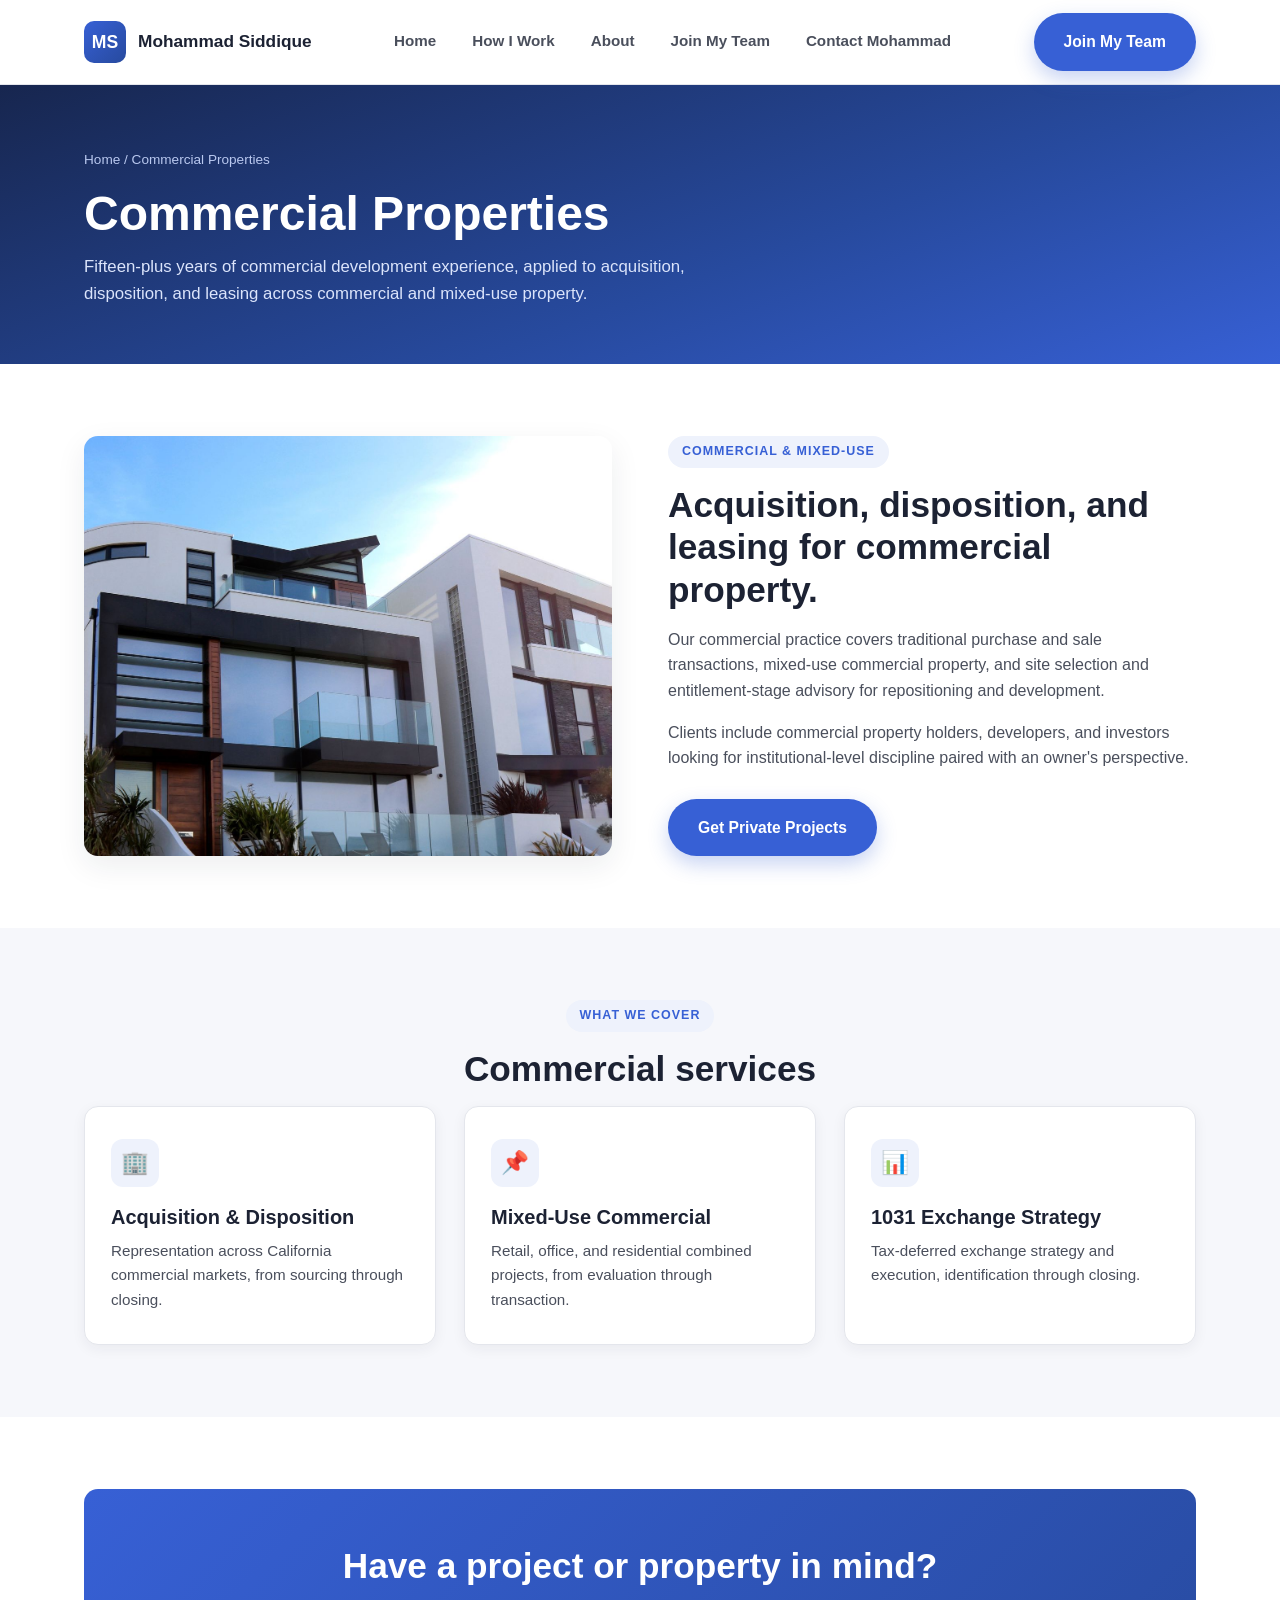
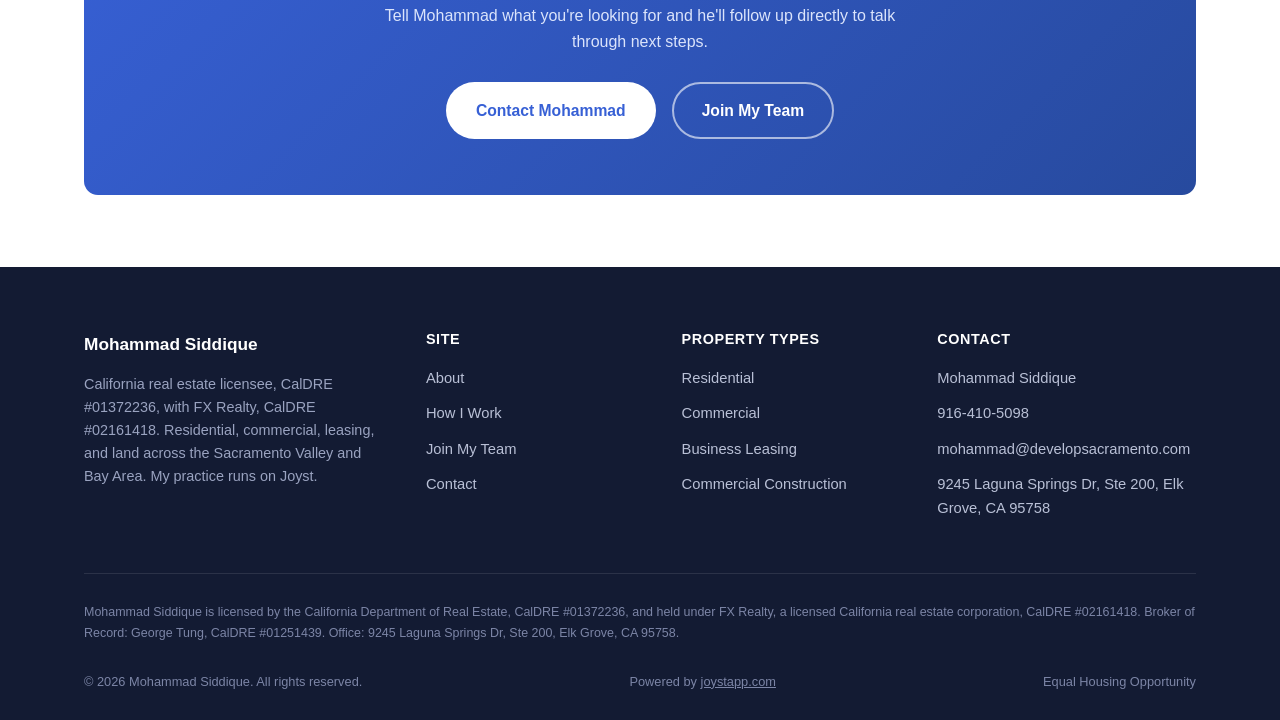
<file: commercial.html>
<!DOCTYPE html>
<html lang="en">
<head>
<meta charset="UTF-8">
<meta name="viewport" content="width=device-width, initial-scale=1.0">
<title>Commercial Real Estate in Sacramento | Mohammad Siddique</title>
<meta name="description" content="Commercial real estate representation from Mohammad Siddique, CalDRE #01372236, FX Realty — acquisition, disposition, leasing, and mixed-use commercial property.">
<link rel="canonical" href="https://developsacramento.com/commercial.html">
<meta property="og:type" content="website">
<meta property="og:site_name" content="Mohammad Siddique">
<meta property="og:title" content="Commercial Real Estate in Sacramento | Mohammad Siddique">
<meta property="og:description" content="Commercial real estate representation from Mohammad Siddique, CalDRE #01372236, FX Realty — acquisition, disposition, leasing, and mixed-use commercial property.">
<meta property="og:url" content="https://mohammadsiddique.com/commercial.html">
<meta property="og:image" content="https://mohammadsiddique.com/assets/images/hero-capitol.jpg">
<meta name="twitter:card" content="summary_large_image">
<link rel="stylesheet" href="css/style.css">
</head>
<body>

<header class="site-header">
  <div class="container">
    <a href="index.html" class="brand">
      <div class="brand-mark">MS</div>
      <div class="brand-text">
        <div class="brand-name">Mohammad Siddique</div>
      </div>
    </a>
    <nav class="main-nav">
      <a href="index.html" data-page="index.html">Home</a>
      <a href="platform.html" data-page="platform.html">How I Work</a>
      <a href="about.html" data-page="about.html">About</a>
      <a href="join.html" data-page="join.html">Join My Team</a>
      <a href="contact.html" data-page="contact.html">Contact Mohammad</a>
    </nav>
    <div class="nav-cta">
      <a href="join.html" class="btn btn-primary">Join My Team</a>
      <button class="nav-toggle" aria-label="Toggle menu"><span></span><span></span><span></span></button>
    </div>
  </div>
</header>

<section class="page-hero">
  <div class="container">
    <div class="breadcrumb"><a href="index.html">Home</a> / Commercial Properties</div>
    <h1>Commercial Properties</h1>
    <p>Fifteen-plus years of commercial development experience, applied to acquisition, disposition, and leasing across commercial and mixed-use property.</p>
  </div>
</section>

<section class="section">
  <div class="container split">
    <img src="assets/images/modern-building.jpg" alt="Commercial Properties">
    <div>
      <span class="eyebrow">Commercial & Mixed-Use</span>
      <h2>Acquisition, disposition, and leasing for commercial property.</h2>
            <p>Our commercial practice covers traditional purchase and sale transactions, mixed-use commercial property, and site selection and entitlement-stage advisory for repositioning and development.</p>
      <p>Clients include commercial property holders, developers, and investors looking for institutional-level discipline paired with an owner's perspective.</p>
      <a href="contact.html" class="btn btn-primary" style="margin-top:12px;">Get Private Projects</a>
    </div>
  </div>
</section>

<section class="section section-alt">
  <div class="container">
    <div class="section-center">
      <span class="eyebrow">What We Cover</span>
      <h2>Commercial services</h2>
    </div>
    <div class="grid grid-3">
            <div class="card">
        <div class="card-icon">&#127970;</div>
        <h3>Acquisition & Disposition</h3>
        <p>Representation across California commercial markets, from sourcing through closing.</p>
      </div>
      <div class="card">
        <div class="card-icon">&#128204;</div>
        <h3>Mixed-Use Commercial</h3>
        <p>Retail, office, and residential combined projects, from evaluation through transaction.</p>
      </div>
      <div class="card">
        <div class="card-icon">&#128202;</div>
        <h3>1031 Exchange Strategy</h3>
        <p>Tax-deferred exchange strategy and execution, identification through closing.</p>
      </div>

    </div>
  </div>
</section>

<section class="section">
  <div class="container">
    <div class="cta-banner">
      <h2>Have a project or property in mind?</h2>
      <p>Tell Mohammad what you're looking for and he'll follow up directly to talk through next steps.</p>
      <div class="btn-row">
        <a href="contact.html" class="btn btn-white">Contact Mohammad</a>
        <a href="join.html" class="btn btn-outline-white">Join My Team</a>
      </div>
    </div>
  </div>
</section>

<footer class="site-footer">
  <div class="container">
    <div class="footer-grid">
      <div class="footer-brand">
        <div class="brand-name">Mohammad Siddique</div>
        <p>California real estate licensee, CalDRE #01372236, with FX Realty, CalDRE #02161418. Residential, commercial, leasing, and land across the Sacramento Valley and Bay Area. My practice runs on Joyst.</p>
      </div>
      <div>
        <h4>Site</h4>
        <ul>
          <li><a href="about.html">About</a></li>
          <li><a href="platform.html">How I Work</a></li>
          <li><a href="join.html">Join My Team</a></li>
          <li><a href="contact.html">Contact</a></li>
        </ul>
      </div>
      <div>
        <h4>Property Types</h4>
        <ul>
          <li><a href="residential.html">Residential</a></li>
          <li><a href="commercial.html">Commercial</a></li>
          <li><a href="business-leases.html">Business Leasing</a></li>
          <li><a href="commercial-construction.html">Commercial Construction</a></li>
        </ul>
      </div>
      <div>
        <h4>Contact</h4>
        <ul>
          <li>Mohammad Siddique</li>
          <li><a href="tel:9164105098">916-410-5098</a></li>
          <li><a href="mailto:mohammad@developsacramento.com">mohammad@developsacramento.com</a></li>
          <li>9245 Laguna Springs Dr, Ste 200, Elk Grove, CA 95758</li>
        </ul>
      </div>
    </div>
    <div class="footer-legal">
      <p>Mohammad Siddique is licensed by the California Department of Real Estate, CalDRE #01372236, and held under FX Realty, a licensed California real estate corporation, CalDRE #02161418. Broker of Record: George Tung, CalDRE #01251439. Office: 9245 Laguna Springs Dr, Ste 200, Elk Grove, CA 95758.</p>
    </div>
    <div class="footer-bottom">
      <span>&copy; 2026 Mohammad Siddique. All rights reserved.</span>
      <span>Powered by <a href="https://joystapp.com" style="color:inherit;text-decoration:underline;">joystapp.com</a></span>
      <span>Equal Housing Opportunity</span>
    </div>
  </div>
</footer>

<script src="js/main.js"></script>
</body>
</html>
</file>
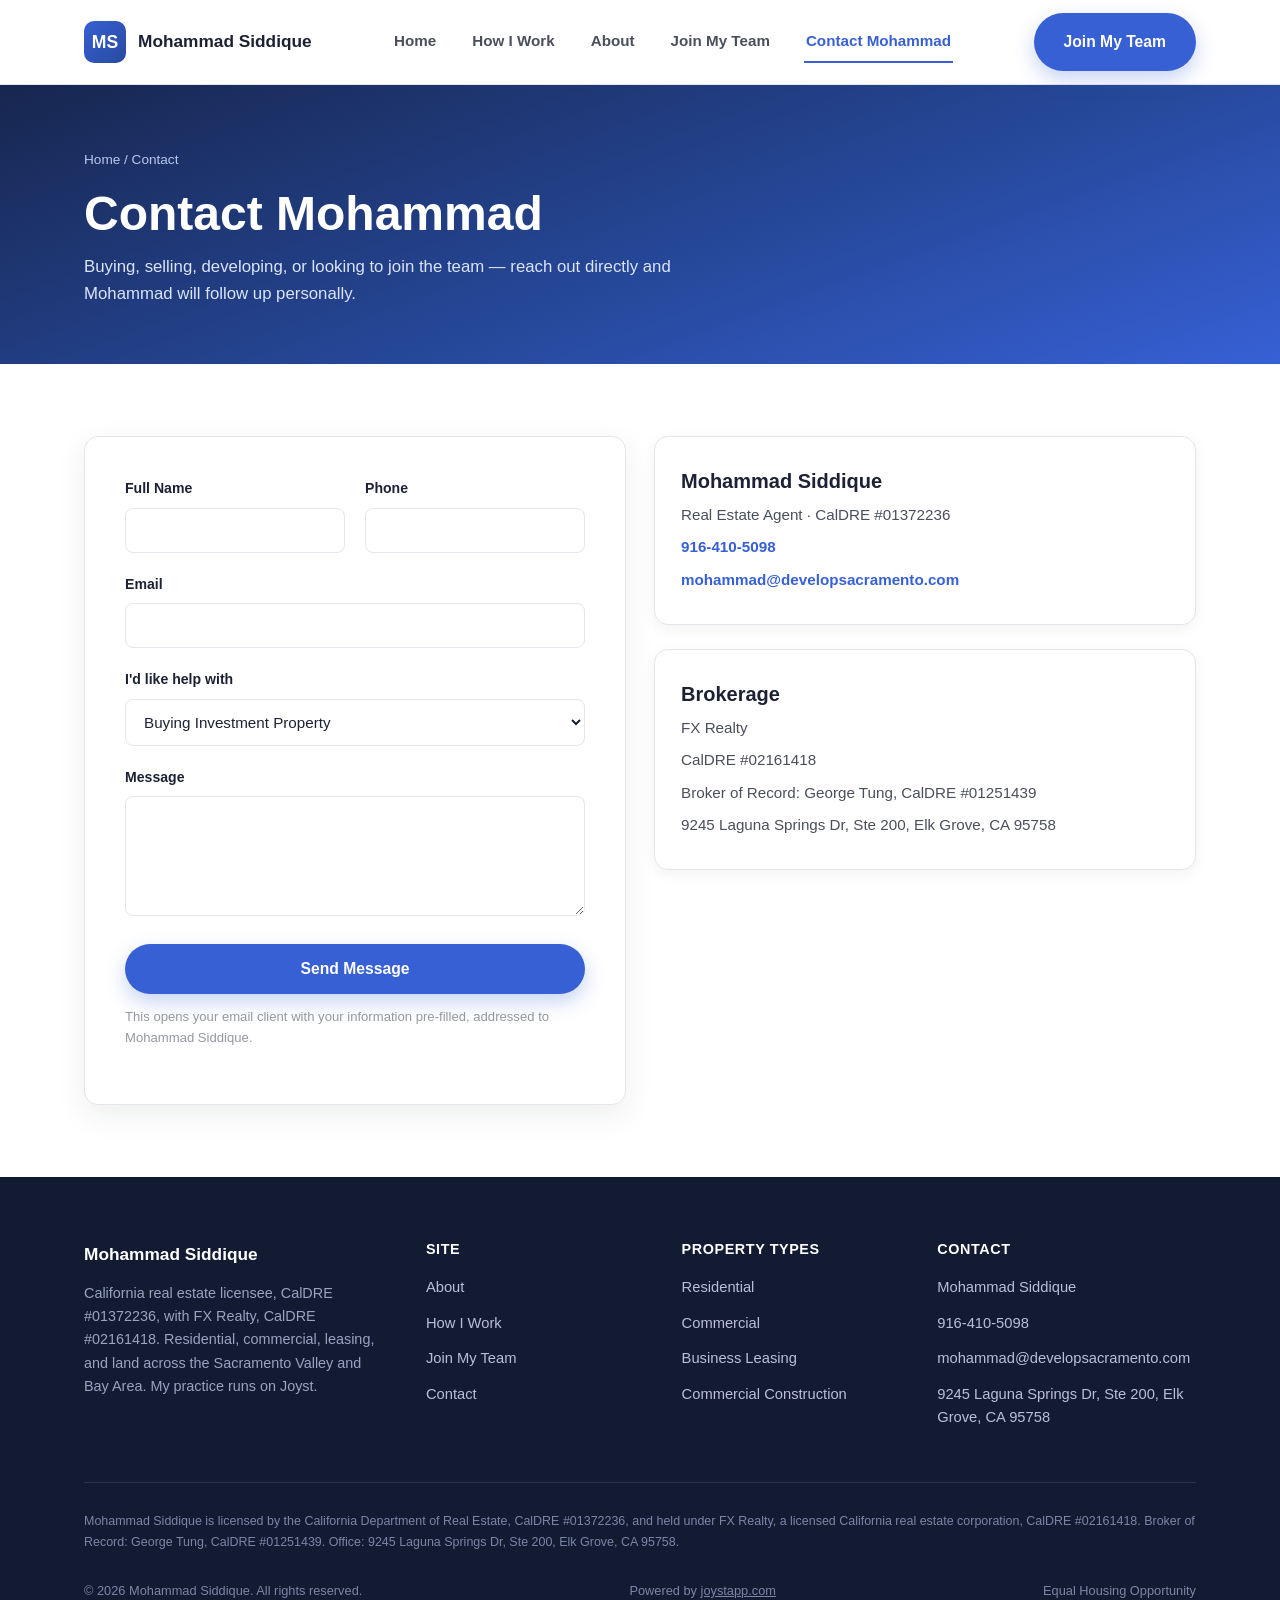
<file: contact.html>
<!DOCTYPE html>
<html lang="en">
<head>
<meta charset="UTF-8">
<meta name="viewport" content="width=device-width, initial-scale=1.0">
<title>Contact Mohammad Siddique | Sacramento Real Estate Agent</title>
<meta name="description" content="Contact Mohammad Siddique, CalDRE #01372236, FX Realty, Sacramento, CA.">
<link rel="canonical" href="https://mohammadsiddique.com/contact.html">
<meta property="og:type" content="website">
<meta property="og:site_name" content="Mohammad Siddique">
<meta property="og:title" content="Contact Mohammad Siddique | Sacramento Real Estate Agent">
<meta property="og:description" content="Contact Mohammad Siddique, CalDRE #01372236, FX Realty, Sacramento, CA.">
<meta property="og:url" content="https://mohammadsiddique.com/contact.html">
<meta property="og:image" content="https://mohammadsiddique.com/assets/images/hero-capitol.jpg">
<meta name="twitter:card" content="summary_large_image">
<link rel="stylesheet" href="css/style.css">
</head>
<body>

<header class="site-header">
  <div class="container">
    <a href="index.html" class="brand">
      <div class="brand-mark">MS</div>
      <div class="brand-text">
        <div class="brand-name">Mohammad Siddique</div>
      </div>
    </a>
    <nav class="main-nav">
      <a href="index.html" data-page="index.html">Home</a>
      <a href="platform.html" data-page="platform.html">How I Work</a>
      <a href="about.html" data-page="about.html">About</a>
      <a href="join.html" data-page="join.html">Join My Team</a>
      <a href="contact.html" data-page="contact.html">Contact Mohammad</a>
    </nav>
    <div class="nav-cta">
      <a href="join.html" class="btn btn-primary">Join My Team</a>
      <button class="nav-toggle" aria-label="Toggle menu"><span></span><span></span><span></span></button>
    </div>
  </div>
</header>

<section class="page-hero">
  <div class="container">
    <div class="breadcrumb"><a href="index.html">Home</a> / Contact</div>
    <h1>Contact Mohammad</h1>
    <p>Buying, selling, developing, or looking to join the team — reach out directly and Mohammad will follow up personally.</p>
  </div>
</section>

<section class="section">
  <div class="container grid grid-2" style="align-items:flex-start;">
    <form class="form-card" data-form data-subject="Website inquiry — mohammadsiddique.com">
      <div class="form-row">
        <div class="field">
          <label for="c-name">Full Name</label>
          <input type="text" id="c-name" name="Full Name" required>
        </div>
        <div class="field">
          <label for="c-phone">Phone</label>
          <input type="tel" id="c-phone" name="Phone" required>
        </div>
      </div>
      <div class="field">
        <label for="c-email">Email</label>
        <input type="email" id="c-email" name="Email" required>
      </div>
      <div class="field">
        <label for="c-help">I'd like help with</label>
        <select id="c-help" name="I'd like help with">
          <option>Buying Investment Property</option>
          <option>Buying Construction Projects</option>
          <option>Primary Residences</option>
          <option>Selling Property</option>
          <option>Restaurant Leasing</option>
          <option>Land Acquisitions</option>
        </select>
      </div>
      <div class="field">
        <label for="c-message">Message</label>
        <textarea id="c-message" name="Message"></textarea>
      </div>
      <button type="submit" class="btn btn-primary btn-block">Send Message</button>
      <p class="form-status form-note" style="display:none;"></p>
      <p class="form-note">This opens your email client with your information pre-filled, addressed to Mohammad Siddique.</p>
    </form>

    <div>
      <div class="card" style="margin-bottom:24px;">
        <h3>Mohammad Siddique</h3>
        <p style="margin-bottom:8px;">Real Estate Agent &middot; CalDRE #01372236</p>
        <p style="margin-bottom:8px;"><a href="tel:9164105098" style="color:var(--color-blue);font-weight:600;">916-410-5098</a></p>
        <p style="margin-bottom:0;"><a href="mailto:mohammad@developsacramento.com" style="color:var(--color-blue);font-weight:600;">mohammad@developsacramento.com</a></p>
      </div>
      <div class="card">
        <h3>Brokerage</h3>
        <p style="margin-bottom:8px;">FX Realty</p>
        <p style="margin-bottom:8px;">CalDRE #02161418</p>
        <p style="margin-bottom:8px;">Broker of Record: George Tung, CalDRE #01251439</p>
        <p style="margin-bottom:0;">9245 Laguna Springs Dr, Ste 200, Elk Grove, CA 95758</p>
      </div>
    </div>
  </div>
</section>

<footer class="site-footer">
  <div class="container">
    <div class="footer-grid">
      <div class="footer-brand">
        <div class="brand-name">Mohammad Siddique</div>
        <p>California real estate licensee, CalDRE #01372236, with FX Realty, CalDRE #02161418. Residential, commercial, leasing, and land across the Sacramento Valley and Bay Area. My practice runs on Joyst.</p>
      </div>
      <div>
        <h4>Site</h4>
        <ul>
          <li><a href="about.html">About</a></li>
          <li><a href="platform.html">How I Work</a></li>
          <li><a href="join.html">Join My Team</a></li>
          <li><a href="contact.html">Contact</a></li>
        </ul>
      </div>
      <div>
        <h4>Property Types</h4>
        <ul>
          <li><a href="residential.html">Residential</a></li>
          <li><a href="commercial.html">Commercial</a></li>
          <li><a href="business-leases.html">Business Leasing</a></li>
          <li><a href="commercial-construction.html">Commercial Construction</a></li>
        </ul>
      </div>
      <div>
        <h4>Contact</h4>
        <ul>
          <li>Mohammad Siddique</li>
          <li><a href="tel:9164105098">916-410-5098</a></li>
          <li><a href="mailto:mohammad@developsacramento.com">mohammad@developsacramento.com</a></li>
          <li>9245 Laguna Springs Dr, Ste 200, Elk Grove, CA 95758</li>
        </ul>
      </div>
    </div>
    <div class="footer-legal">
      <p>Mohammad Siddique is licensed by the California Department of Real Estate, CalDRE #01372236, and held under FX Realty, a licensed California real estate corporation, CalDRE #02161418. Broker of Record: George Tung, CalDRE #01251439. Office: 9245 Laguna Springs Dr, Ste 200, Elk Grove, CA 95758.</p>
    </div>
    <div class="footer-bottom">
      <span>&copy; 2026 Mohammad Siddique. All rights reserved.</span>
      <span>Powered by <a href="https://joystapp.com" style="color:inherit;text-decoration:underline;">joystapp.com</a></span>
      <span>Equal Housing Opportunity</span>
    </div>
  </div>
</footer>

<script src="js/main.js"></script>
</body>
</html>
</file>
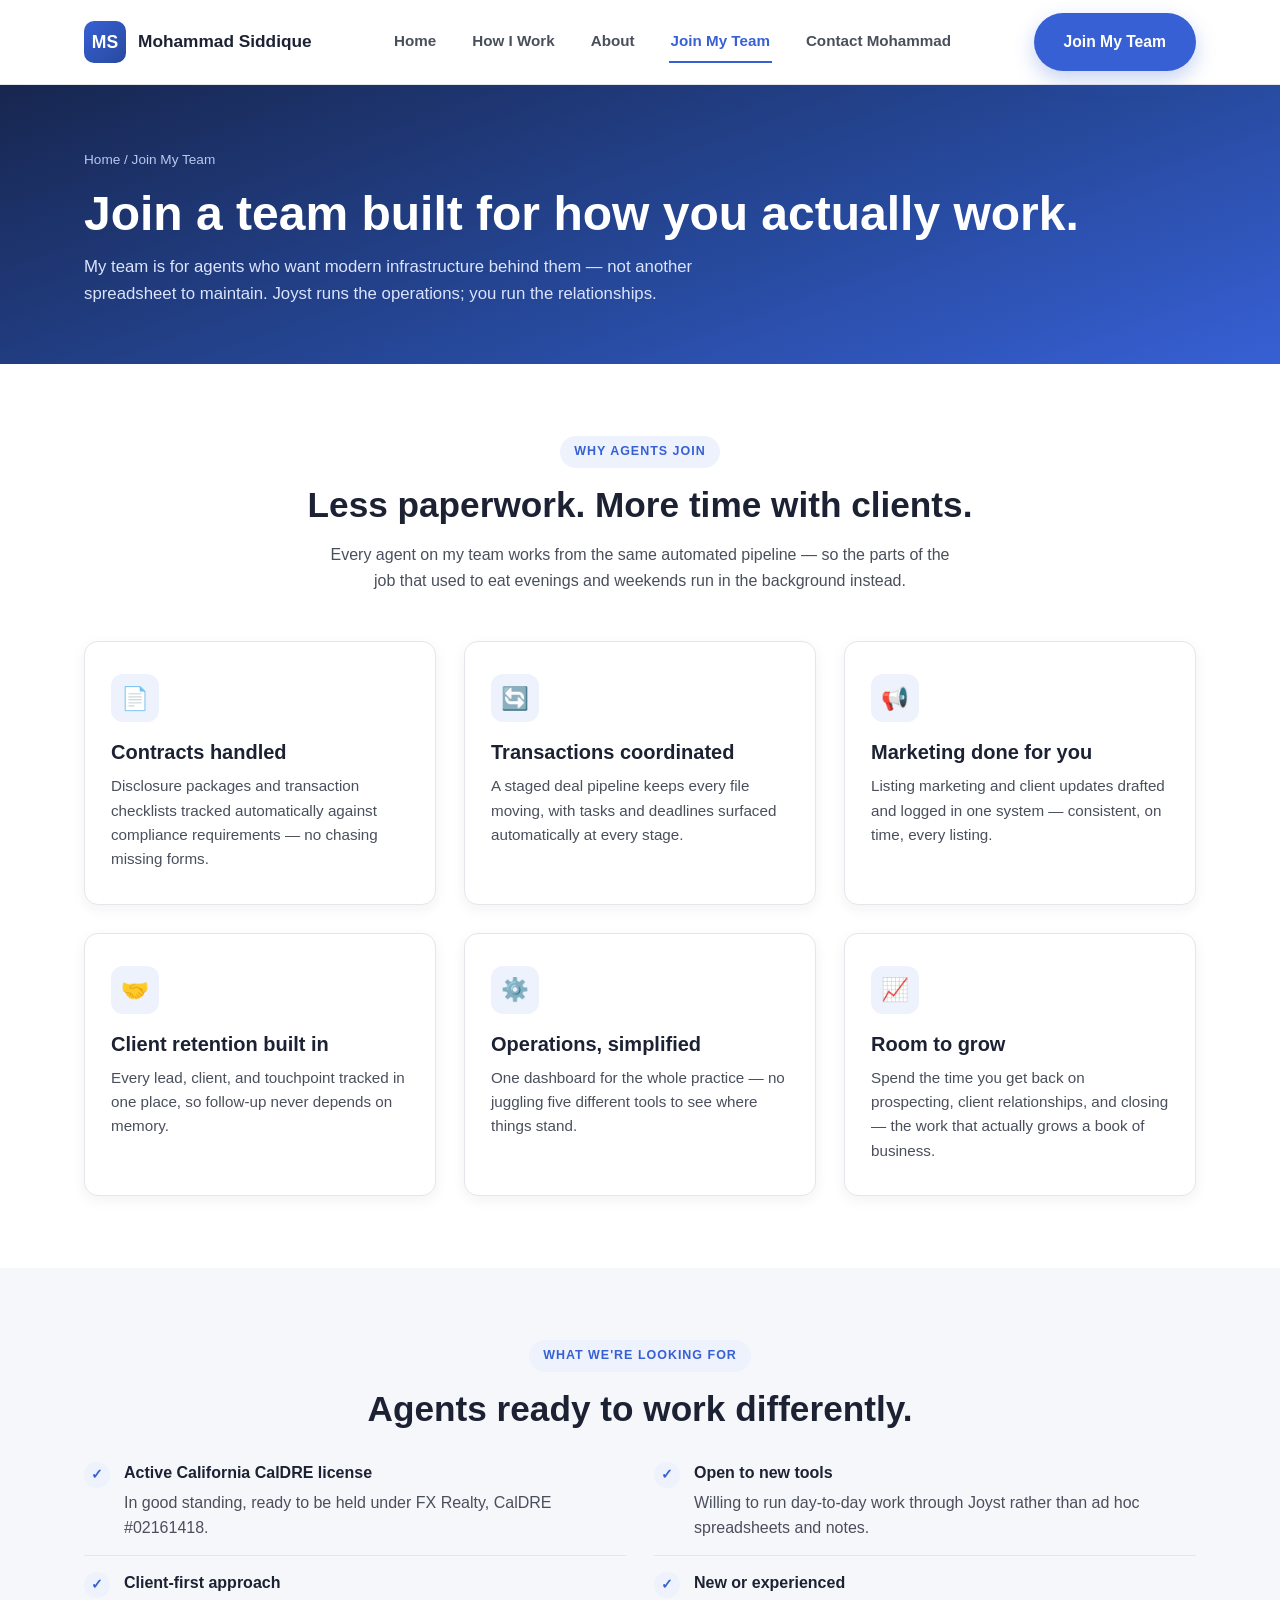
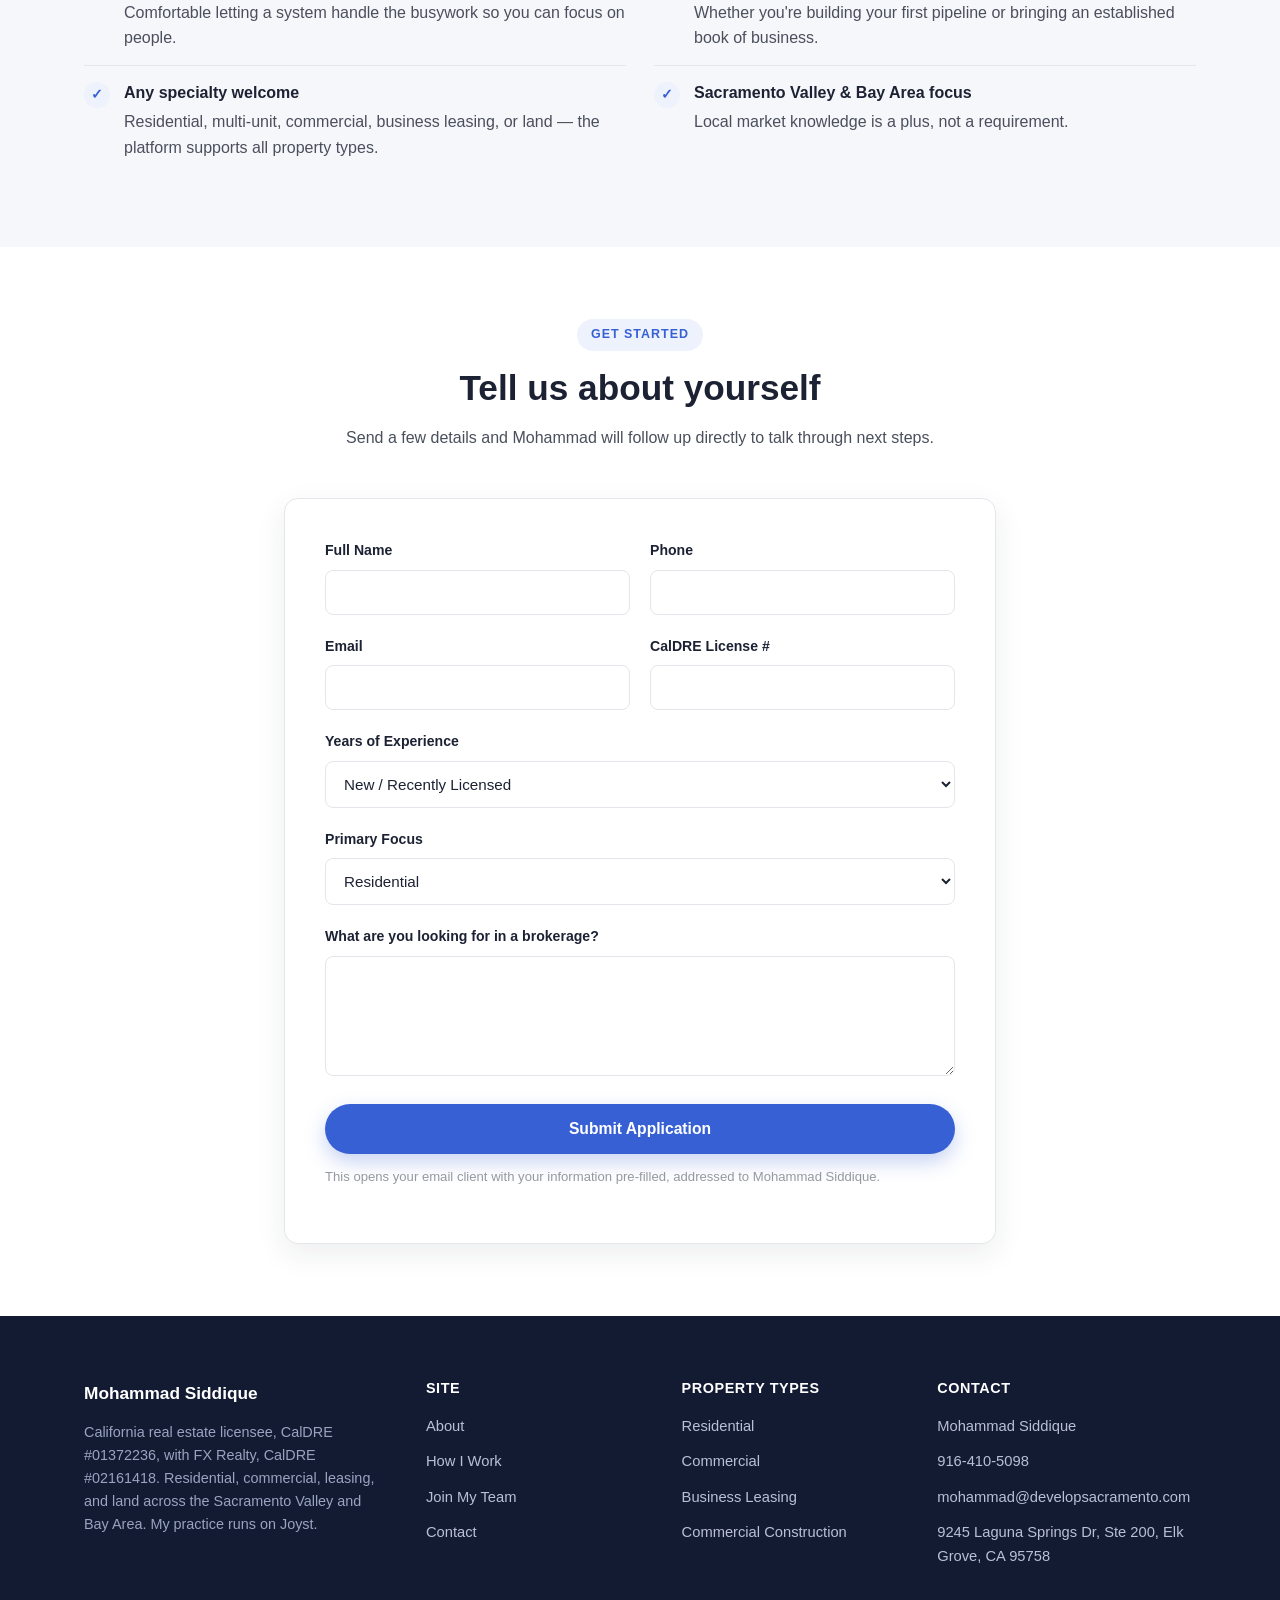
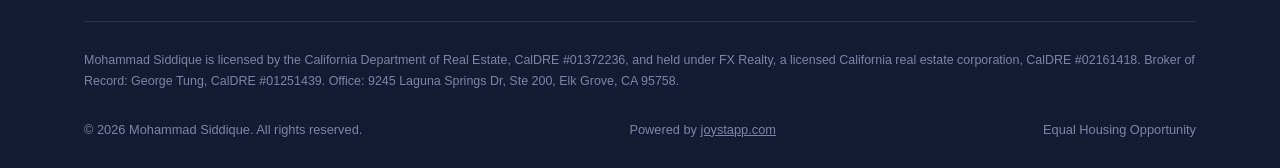
<file: join.html>
<!DOCTYPE html>
<html lang="en">
<head>
<meta charset="UTF-8">
<meta name="viewport" content="width=device-width, initial-scale=1.0">
<title>Join Mohammad Siddique&#x27;s Real Estate Team in Sacramento</title>
<meta name="description" content="Join Mohammad Siddique's team at FX Realty: automated contracts, transaction coordination, marketing, and operations.">
<link rel="canonical" href="https://mohammadsiddique.com/join.html">
<meta property="og:type" content="website">
<meta property="og:site_name" content="Mohammad Siddique">
<meta property="og:title" content="Join Mohammad Siddique&#x27;s Real Estate Team in Sacramento">
<meta property="og:description" content="Join Mohammad Siddique's team at FX Realty: automated contracts, transaction coordination, marketing, and operations.">
<meta property="og:url" content="https://mohammadsiddique.com/join.html">
<meta property="og:image" content="https://mohammadsiddique.com/assets/images/hero-capitol.jpg">
<meta name="twitter:card" content="summary_large_image">
<link rel="stylesheet" href="css/style.css">
</head>
<body>

<header class="site-header">
  <div class="container">
    <a href="index.html" class="brand">
      <div class="brand-mark">MS</div>
      <div class="brand-text">
        <div class="brand-name">Mohammad Siddique</div>
      </div>
    </a>
    <nav class="main-nav">
      <a href="index.html" data-page="index.html">Home</a>
      <a href="platform.html" data-page="platform.html">How I Work</a>
      <a href="about.html" data-page="about.html">About</a>
      <a href="join.html" data-page="join.html">Join My Team</a>
      <a href="contact.html" data-page="contact.html">Contact Mohammad</a>
    </nav>
    <div class="nav-cta">
      <a href="join.html" class="btn btn-primary">Join My Team</a>
      <button class="nav-toggle" aria-label="Toggle menu"><span></span><span></span><span></span></button>
    </div>
  </div>
</header>

<section class="page-hero">
  <div class="container">
    <div class="breadcrumb"><a href="index.html">Home</a> / Join My Team</div>
    <h1>Join a team built for how you actually work.</h1>
    <p>My team is for agents who want modern infrastructure behind them — not another spreadsheet to maintain. Joyst runs the operations; you run the relationships.</p>
  </div>
</section>

<section class="section">
  <div class="container">
    <div class="section-center">
      <span class="eyebrow">Why Agents Join</span>
      <h2>Less paperwork. More time with clients.</h2>
      <p class="section-intro" style="margin-left:auto;margin-right:auto;">Every agent on my team works from the same automated pipeline — so the parts of the job that used to eat evenings and weekends run in the background instead.</p>
    </div>
    <div class="grid grid-3">
      <div class="card">
        <div class="card-icon">&#128196;</div>
        <h3>Contracts handled</h3>
        <p>Disclosure packages and transaction checklists tracked automatically against compliance requirements — no chasing missing forms.</p>
      </div>
      <div class="card">
        <div class="card-icon">&#128260;</div>
        <h3>Transactions coordinated</h3>
        <p>A staged deal pipeline keeps every file moving, with tasks and deadlines surfaced automatically at every stage.</p>
      </div>
      <div class="card">
        <div class="card-icon">&#128226;</div>
        <h3>Marketing done for you</h3>
        <p>Listing marketing and client updates drafted and logged in one system — consistent, on time, every listing.</p>
      </div>
      <div class="card">
        <div class="card-icon">&#129309;</div>
        <h3>Client retention built in</h3>
        <p>Every lead, client, and touchpoint tracked in one place, so follow-up never depends on memory.</p>
      </div>
      <div class="card">
        <div class="card-icon">&#9881;&#65039;</div>
        <h3>Operations, simplified</h3>
        <p>One dashboard for the whole practice — no juggling five different tools to see where things stand.</p>
      </div>
      <div class="card">
        <div class="card-icon">&#128200;</div>
        <h3>Room to grow</h3>
        <p>Spend the time you get back on prospecting, client relationships, and closing — the work that actually grows a book of business.</p>
      </div>
    </div>
  </div>
</section>

<section class="section section-alt">
  <div class="container">
    <div class="section-center">
      <span class="eyebrow">What We're Looking For</span>
      <h2>Agents ready to work differently.</h2>
    </div>
    <div class="grid grid-2">
      <ul class="pillar-list">
        <li><span class="pillar-check">&#10003;</span><div><strong>Active California CalDRE license</strong><p style="margin:4px 0 0;">In good standing, ready to be held under FX Realty, CalDRE #02161418.</p></div></li>
        <li><span class="pillar-check">&#10003;</span><div><strong>Client-first approach</strong><p style="margin:4px 0 0;">Comfortable letting a system handle the busywork so you can focus on people.</p></div></li>
        <li><span class="pillar-check">&#10003;</span><div><strong>Any specialty welcome</strong><p style="margin:4px 0 0;">Residential, multi-unit, commercial, business leasing, or land — the platform supports all property types.</p></div></li>
      </ul>
      <ul class="pillar-list">
        <li><span class="pillar-check">&#10003;</span><div><strong>Open to new tools</strong><p style="margin:4px 0 0;">Willing to run day-to-day work through Joyst rather than ad hoc spreadsheets and notes.</p></div></li>
        <li><span class="pillar-check">&#10003;</span><div><strong>New or experienced</strong><p style="margin:4px 0 0;">Whether you're building your first pipeline or bringing an established book of business.</p></div></li>
        <li><span class="pillar-check">&#10003;</span><div><strong>Sacramento Valley &amp; Bay Area focus</strong><p style="margin:4px 0 0;">Local market knowledge is a plus, not a requirement.</p></div></li>
      </ul>
    </div>
  </div>
</section>

<section class="section">
  <div class="container" style="max-width:760px;">
    <div class="section-center">
      <span class="eyebrow">Get Started</span>
      <h2>Tell us about yourself</h2>
      <p class="section-intro" style="margin-left:auto;margin-right:auto;">Send a few details and Mohammad will follow up directly to talk through next steps.</p>
    </div>
    <form class="form-card" data-form data-subject="Agent application — Join Mohammad Siddique's team">
      <div class="form-row">
        <div class="field">
          <label for="name">Full Name</label>
          <input type="text" id="name" name="Full Name" required>
        </div>
        <div class="field">
          <label for="phone">Phone</label>
          <input type="tel" id="phone" name="Phone" required>
        </div>
      </div>
      <div class="form-row">
        <div class="field">
          <label for="email">Email</label>
          <input type="email" id="email" name="Email" required>
        </div>
        <div class="field">
          <label for="dre">CalDRE License #</label>
          <input type="text" id="dre" name="CalDRE License Number" required>
        </div>
      </div>
      <div class="field">
        <label for="experience">Years of Experience</label>
        <select id="experience" name="Years of Experience">
          <option>New / Recently Licensed</option>
          <option>1&ndash;3 years</option>
          <option>4&ndash;10 years</option>
          <option>10+ years</option>
        </select>
      </div>
      <div class="field">
        <label for="focus">Primary Focus</label>
        <select id="focus" name="Primary Focus">
          <option>Residential</option>
          <option>Multi-Units 1-4</option>
          <option>Multi-Units 5+</option>
          <option>Mixed-Use Commercial</option>
          <option>Commercial</option>
          <option>Business Leasing</option>
          <option>Vacant Land</option>
        </select>
      </div>
      <div class="field">
        <label for="message">What are you looking for in a brokerage?</label>
        <textarea id="message" name="Message"></textarea>
      </div>
      <button type="submit" class="btn btn-primary btn-block">Submit Application</button>
      <p class="form-status form-note" style="display:none;"></p>
      <p class="form-note">This opens your email client with your information pre-filled, addressed to Mohammad Siddique.</p>
    </form>
  </div>
</section>

<footer class="site-footer">
  <div class="container">
    <div class="footer-grid">
      <div class="footer-brand">
        <div class="brand-name">Mohammad Siddique</div>
        <p>California real estate licensee, CalDRE #01372236, with FX Realty, CalDRE #02161418. Residential, commercial, leasing, and land across the Sacramento Valley and Bay Area. My practice runs on Joyst.</p>
      </div>
      <div>
        <h4>Site</h4>
        <ul>
          <li><a href="about.html">About</a></li>
          <li><a href="platform.html">How I Work</a></li>
          <li><a href="join.html">Join My Team</a></li>
          <li><a href="contact.html">Contact</a></li>
        </ul>
      </div>
      <div>
        <h4>Property Types</h4>
        <ul>
          <li><a href="residential.html">Residential</a></li>
          <li><a href="commercial.html">Commercial</a></li>
          <li><a href="business-leases.html">Business Leasing</a></li>
          <li><a href="commercial-construction.html">Commercial Construction</a></li>
        </ul>
      </div>
      <div>
        <h4>Contact</h4>
        <ul>
          <li>Mohammad Siddique</li>
          <li><a href="tel:9164105098">916-410-5098</a></li>
          <li><a href="mailto:mohammad@developsacramento.com">mohammad@developsacramento.com</a></li>
          <li>9245 Laguna Springs Dr, Ste 200, Elk Grove, CA 95758</li>
        </ul>
      </div>
    </div>
    <div class="footer-legal">
      <p>Mohammad Siddique is licensed by the California Department of Real Estate, CalDRE #01372236, and held under FX Realty, a licensed California real estate corporation, CalDRE #02161418. Broker of Record: George Tung, CalDRE #01251439. Office: 9245 Laguna Springs Dr, Ste 200, Elk Grove, CA 95758.</p>
    </div>
    <div class="footer-bottom">
      <span>&copy; 2026 Mohammad Siddique. All rights reserved.</span>
      <span>Powered by <a href="https://joystapp.com" style="color:inherit;text-decoration:underline;">joystapp.com</a></span>
      <span>Equal Housing Opportunity</span>
    </div>
  </div>
</footer>

<script src="js/main.js"></script>
</body>
</html>
</file>
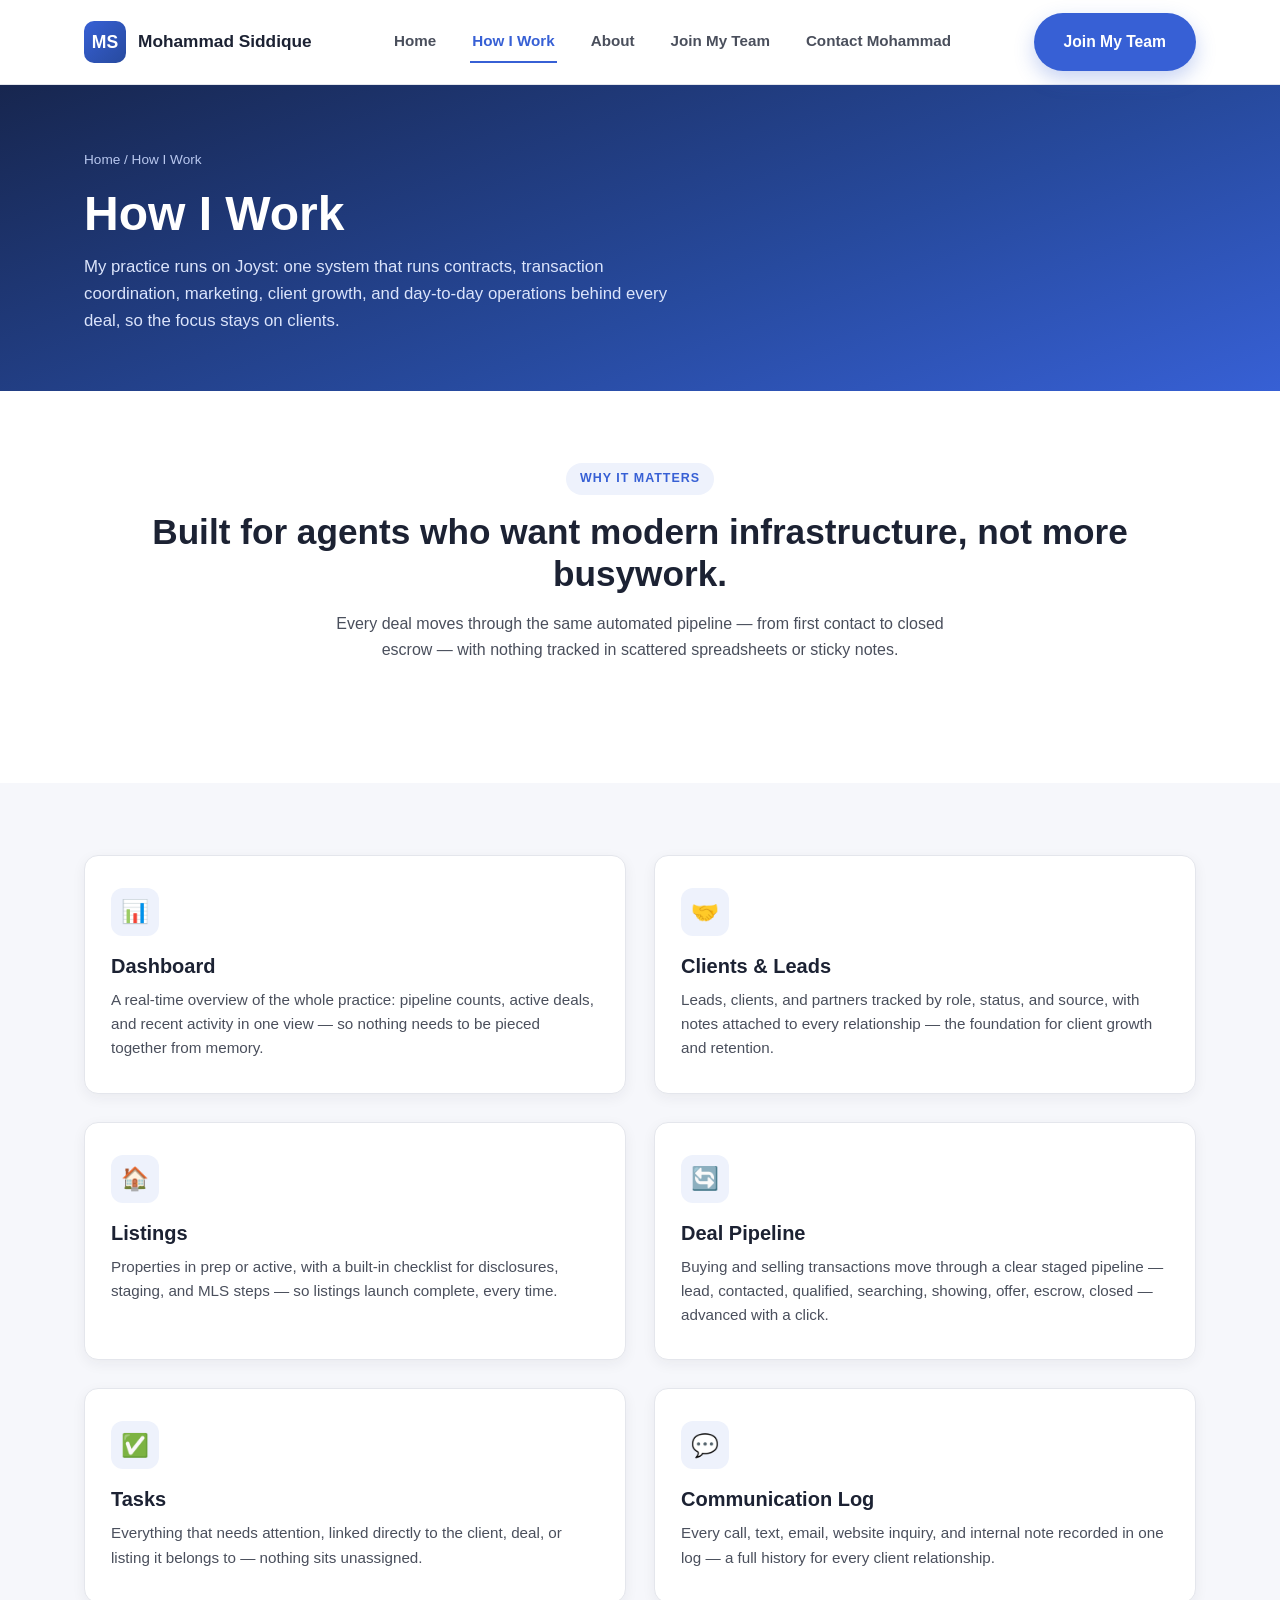
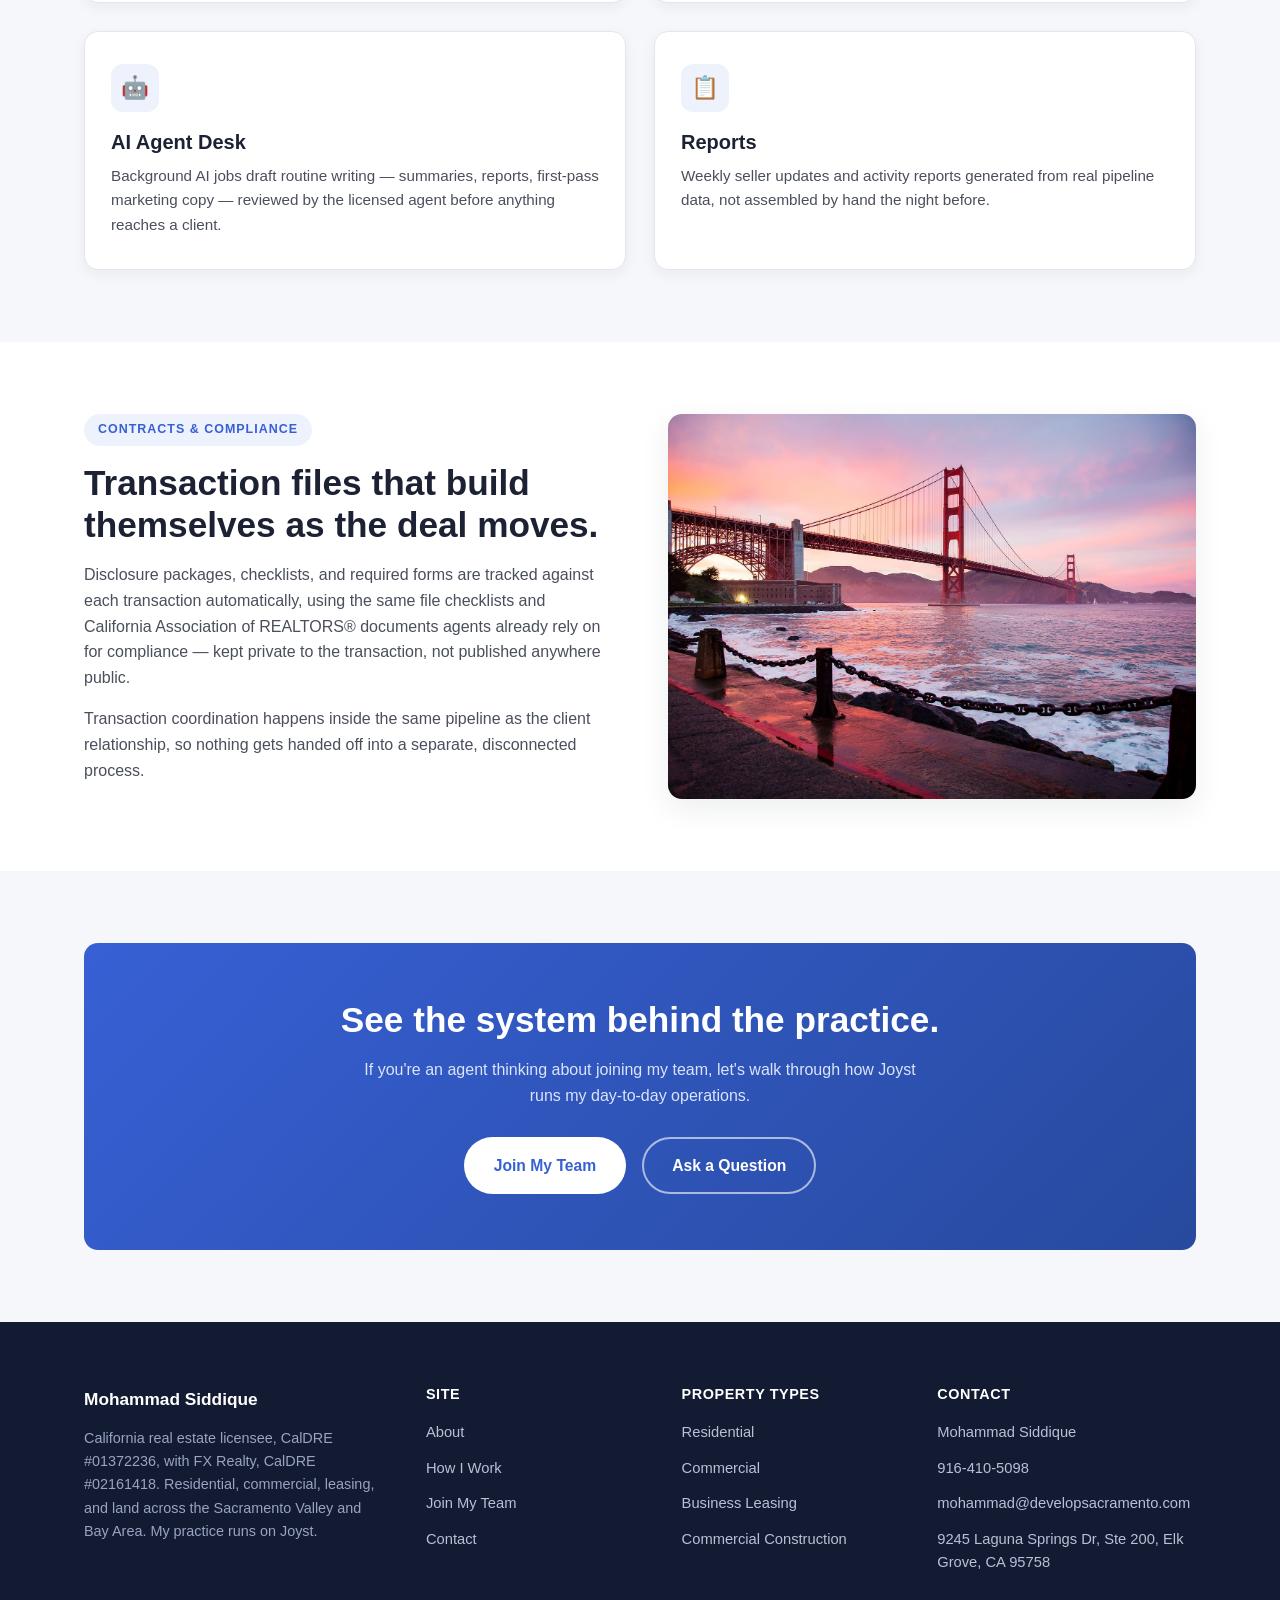
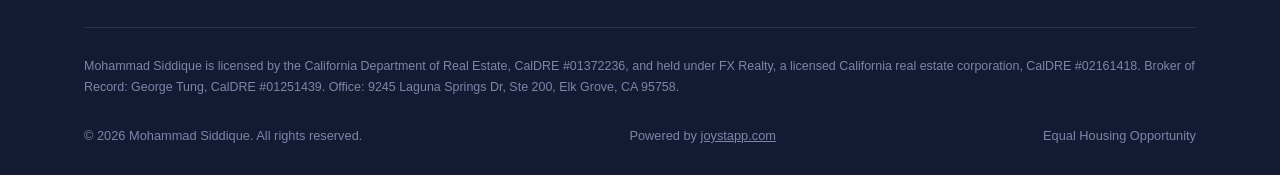
<file: platform.html>
<!DOCTYPE html>
<html lang="en">
<head>
<meta charset="UTF-8">
<meta name="viewport" content="width=device-width, initial-scale=1.0">
<title>How I Work: Real Estate on Joyst | Mohammad Siddique</title>
<meta name="description" content="How Mohammad Siddique, CalDRE #01372236, uses Joyst to run contracts, transaction coordination, marketing, client retention, and operations from one system.">
<link rel="canonical" href="https://mohammadsiddique.com/platform.html">
<meta property="og:type" content="website">
<meta property="og:site_name" content="Mohammad Siddique">
<meta property="og:title" content="How I Work: Real Estate on Joyst | Mohammad Siddique">
<meta property="og:description" content="How Mohammad Siddique, CalDRE #01372236, uses Joyst to run contracts, transaction coordination, marketing, client retention, and operations from one system.">
<meta property="og:url" content="https://mohammadsiddique.com/platform.html">
<meta property="og:image" content="https://mohammadsiddique.com/assets/images/hero-capitol.jpg">
<meta name="twitter:card" content="summary_large_image">
<link rel="stylesheet" href="css/style.css">
</head>
<body>

<header class="site-header">
  <div class="container">
    <a href="index.html" class="brand">
      <div class="brand-mark">MS</div>
      <div class="brand-text">
        <div class="brand-name">Mohammad Siddique</div>
      </div>
    </a>
    <nav class="main-nav">
      <a href="index.html" data-page="index.html">Home</a>
      <a href="platform.html" data-page="platform.html">How I Work</a>
      <a href="about.html" data-page="about.html">About</a>
      <a href="join.html" data-page="join.html">Join My Team</a>
      <a href="contact.html" data-page="contact.html">Contact Mohammad</a>
    </nav>
    <div class="nav-cta">
      <a href="join.html" class="btn btn-primary">Join My Team</a>
      <button class="nav-toggle" aria-label="Toggle menu"><span></span><span></span><span></span></button>
    </div>
  </div>
</header>

<section class="page-hero">
  <div class="container">
    <div class="breadcrumb"><a href="index.html">Home</a> / How I Work</div>
    <h1>How I Work</h1>
    <p>My practice runs on Joyst: one system that runs contracts, transaction coordination, marketing, client growth, and day-to-day operations behind every deal, so the focus stays on clients.</p>
  </div>
</section>

<section class="section">
  <div class="container">
    <div class="section-center">
      <span class="eyebrow">Why It Matters</span>
      <h2>Built for agents who want modern infrastructure, not more busywork.</h2>
      <p class="section-intro" style="margin-left:auto;margin-right:auto;">Every deal moves through the same automated pipeline — from first contact to closed escrow — with nothing tracked in scattered spreadsheets or sticky notes.</p>
    </div>
  </div>
</section>

<section class="section section-alt">
  <div class="container">
    <div class="grid grid-2">

      <div class="card">
        <div class="card-icon">&#128202;</div>
        <h3>Dashboard</h3>
        <p>A real-time overview of the whole practice: pipeline counts, active deals, and recent activity in one view — so nothing needs to be pieced together from memory.</p>
      </div>

      <div class="card">
        <div class="card-icon">&#129309;</div>
        <h3>Clients &amp; Leads</h3>
        <p>Leads, clients, and partners tracked by role, status, and source, with notes attached to every relationship — the foundation for client growth and retention.</p>
      </div>

      <div class="card">
        <div class="card-icon">&#127968;</div>
        <h3>Listings</h3>
        <p>Properties in prep or active, with a built-in checklist for disclosures, staging, and MLS steps — so listings launch complete, every time.</p>
      </div>

      <div class="card">
        <div class="card-icon">&#128260;</div>
        <h3>Deal Pipeline</h3>
        <p>Buying and selling transactions move through a clear staged pipeline — lead, contacted, qualified, searching, showing, offer, escrow, closed — advanced with a click.</p>
      </div>

      <div class="card">
        <div class="card-icon">&#9989;</div>
        <h3>Tasks</h3>
        <p>Everything that needs attention, linked directly to the client, deal, or listing it belongs to — nothing sits unassigned.</p>
      </div>

      <div class="card">
        <div class="card-icon">&#128172;</div>
        <h3>Communication Log</h3>
        <p>Every call, text, email, website inquiry, and internal note recorded in one log — a full history for every client relationship.</p>
      </div>

      <div class="card">
        <div class="card-icon">&#129302;</div>
        <h3>AI Agent Desk</h3>
        <p>Background AI jobs draft routine writing — summaries, reports, first-pass marketing copy — reviewed by the licensed agent before anything reaches a client.</p>
      </div>

      <div class="card">
        <div class="card-icon">&#128203;</div>
        <h3>Reports</h3>
        <p>Weekly seller updates and activity reports generated from real pipeline data, not assembled by hand the night before.</p>
      </div>

    </div>
  </div>
</section>

<section class="section">
  <div class="container split">
    <div>
      <span class="eyebrow">Contracts &amp; Compliance</span>
      <h2>Transaction files that build themselves as the deal moves.</h2>
      <p>Disclosure packages, checklists, and required forms are tracked against each transaction automatically, using the same file checklists and California Association of REALTORS&reg; documents agents already rely on for compliance — kept private to the transaction, not published anywhere public.</p>
      <p>Transaction coordination happens inside the same pipeline as the client relationship, so nothing gets handed off into a separate, disconnected process.</p>
    </div>
    <img src="assets/images/architecture.jpg" alt="Contract and transaction files">
  </div>
</section>

<section class="section section-alt">
  <div class="container">
    <div class="cta-banner">
      <h2>See the system behind the practice.</h2>
      <p>If you're an agent thinking about joining my team, let's walk through how Joyst runs my day-to-day operations.</p>
      <div class="btn-row">
        <a href="join.html" class="btn btn-white">Join My Team</a>
        <a href="contact.html" class="btn btn-outline-white">Ask a Question</a>
      </div>
    </div>
  </div>
</section>

<footer class="site-footer">
  <div class="container">
    <div class="footer-grid">
      <div class="footer-brand">
        <div class="brand-name">Mohammad Siddique</div>
        <p>California real estate licensee, CalDRE #01372236, with FX Realty, CalDRE #02161418. Residential, commercial, leasing, and land across the Sacramento Valley and Bay Area. My practice runs on Joyst.</p>
      </div>
      <div>
        <h4>Site</h4>
        <ul>
          <li><a href="about.html">About</a></li>
          <li><a href="platform.html">How I Work</a></li>
          <li><a href="join.html">Join My Team</a></li>
          <li><a href="contact.html">Contact</a></li>
        </ul>
      </div>
      <div>
        <h4>Property Types</h4>
        <ul>
          <li><a href="residential.html">Residential</a></li>
          <li><a href="commercial.html">Commercial</a></li>
          <li><a href="business-leases.html">Business Leasing</a></li>
          <li><a href="commercial-construction.html">Commercial Construction</a></li>
        </ul>
      </div>
      <div>
        <h4>Contact</h4>
        <ul>
          <li>Mohammad Siddique</li>
          <li><a href="tel:9164105098">916-410-5098</a></li>
          <li><a href="mailto:mohammad@developsacramento.com">mohammad@developsacramento.com</a></li>
          <li>9245 Laguna Springs Dr, Ste 200, Elk Grove, CA 95758</li>
        </ul>
      </div>
    </div>
    <div class="footer-legal">
      <p>Mohammad Siddique is licensed by the California Department of Real Estate, CalDRE #01372236, and held under FX Realty, a licensed California real estate corporation, CalDRE #02161418. Broker of Record: George Tung, CalDRE #01251439. Office: 9245 Laguna Springs Dr, Ste 200, Elk Grove, CA 95758.</p>
    </div>
    <div class="footer-bottom">
      <span>&copy; 2026 Mohammad Siddique. All rights reserved.</span>
      <span>Powered by <a href="https://joystapp.com" style="color:inherit;text-decoration:underline;">joystapp.com</a></span>
      <span>Equal Housing Opportunity</span>
    </div>
  </div>
</footer>

<script src="js/main.js"></script>
</body>
</html>
</file>
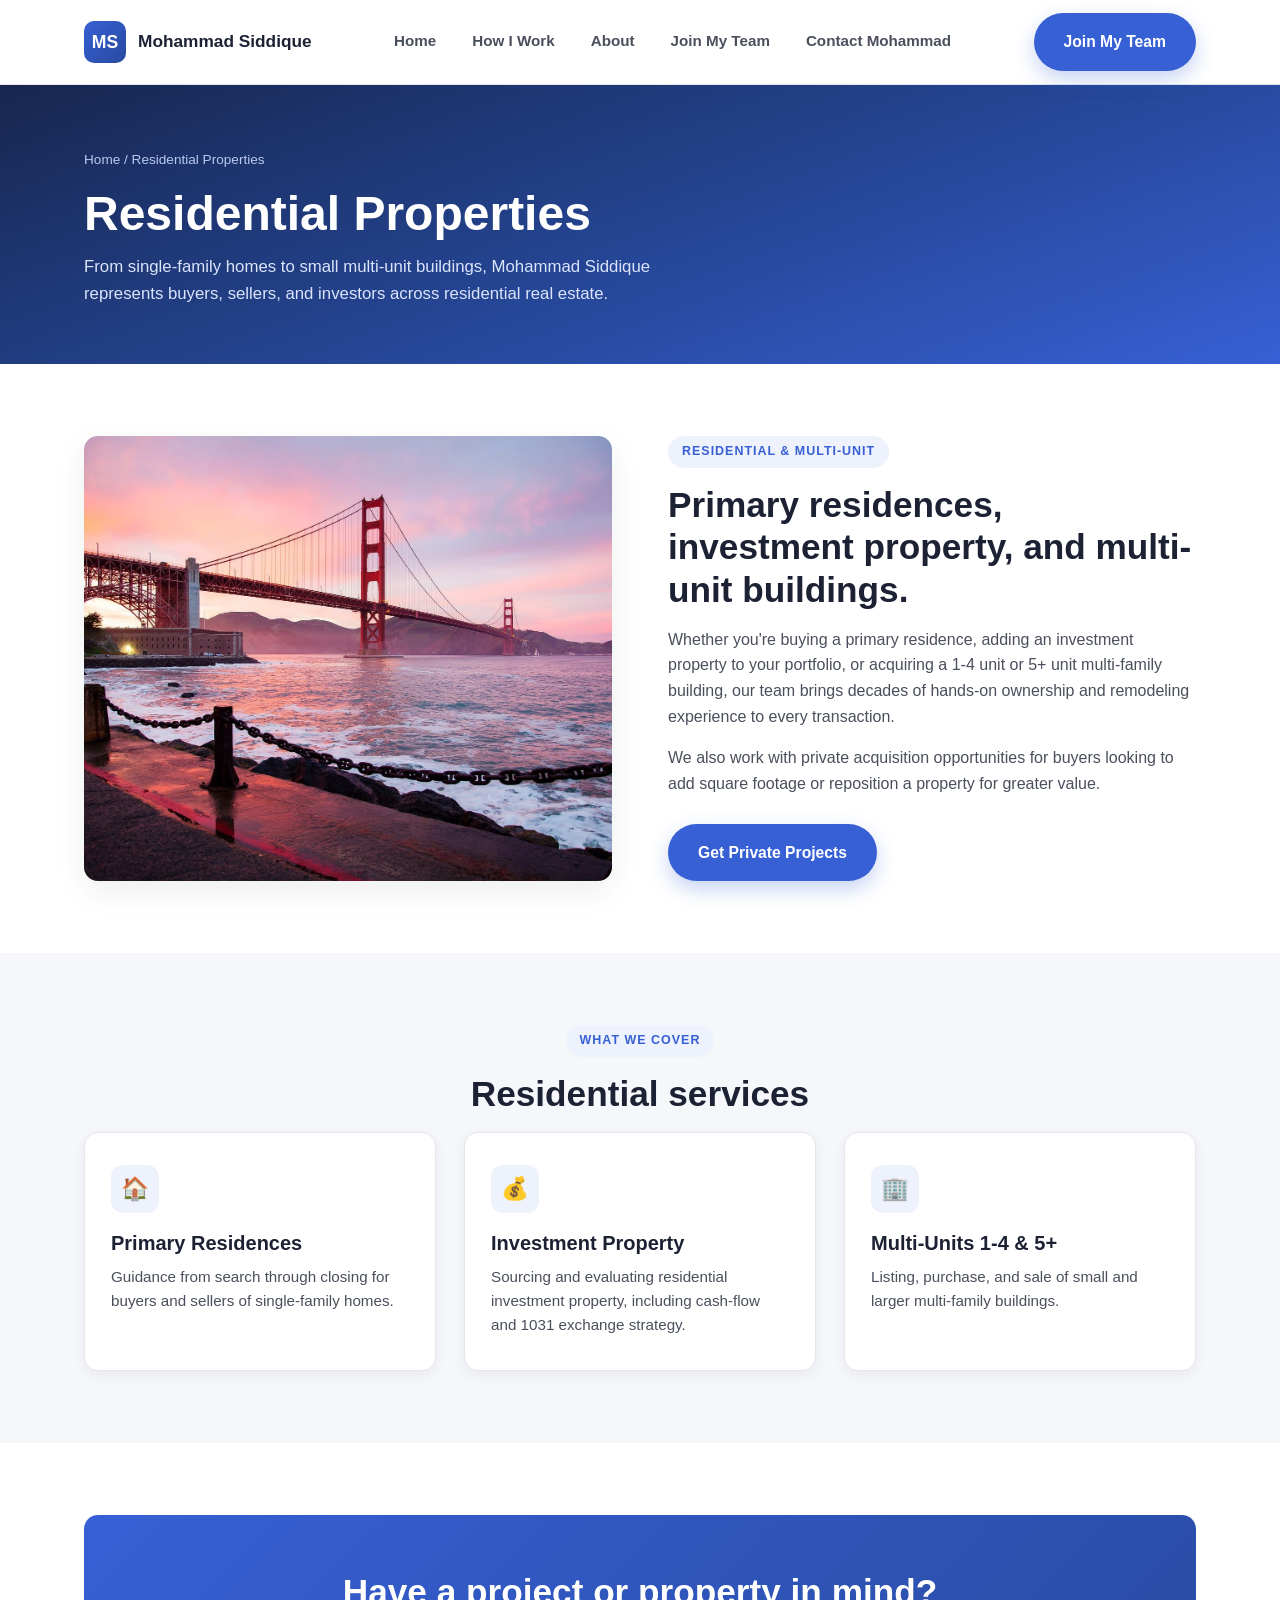
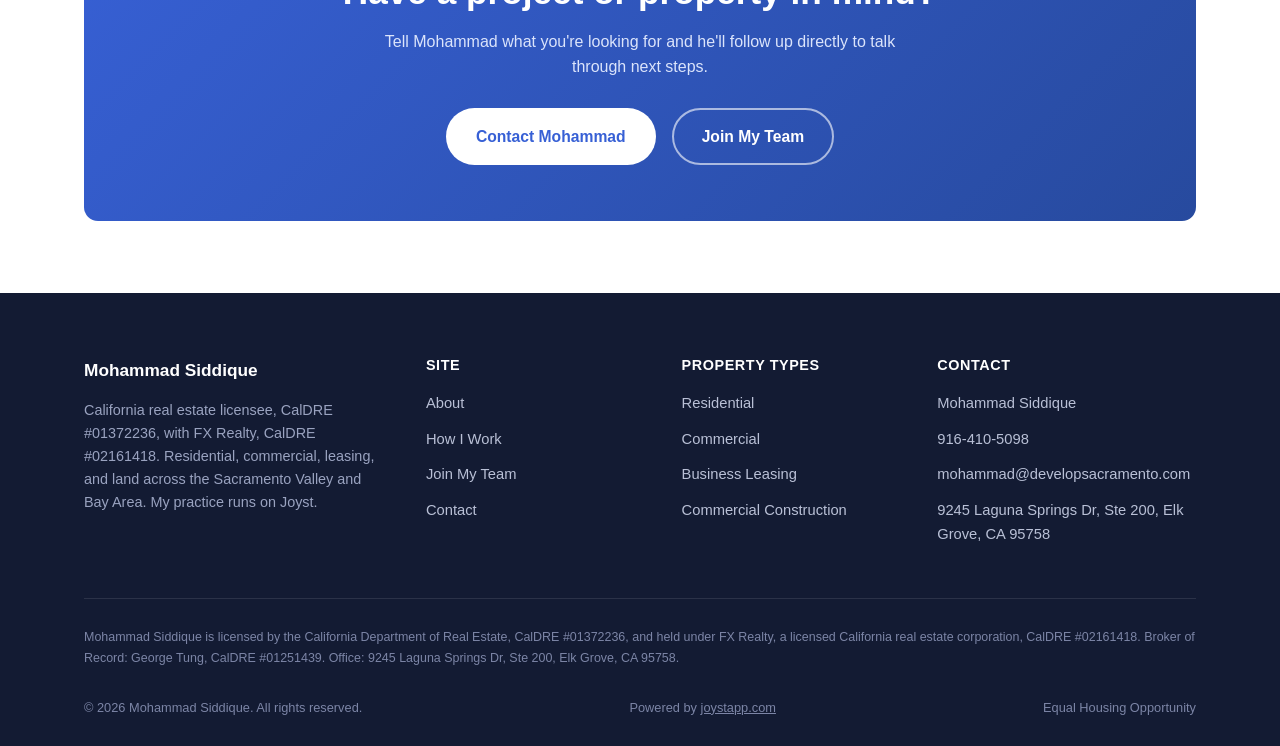
<file: residential.html>
<!DOCTYPE html>
<html lang="en">
<head>
<meta charset="UTF-8">
<meta name="viewport" content="width=device-width, initial-scale=1.0">
<title>Residential Real Estate in Sacramento | Mohammad Siddique</title>
<meta name="description" content="Residential real estate services from Mohammad Siddique, CalDRE #01372236, FX Realty, including 1-4 unit and multi-unit properties across the Sacramento Valley and Bay Area.">
<link rel="canonical" href="https://developsacramento.com/residential.html">
<meta property="og:type" content="website">
<meta property="og:site_name" content="Mohammad Siddique">
<meta property="og:title" content="Residential Real Estate in Sacramento | Mohammad Siddique">
<meta property="og:description" content="Residential real estate services from Mohammad Siddique, CalDRE #01372236, FX Realty, including 1-4 unit and multi-unit properties across the Sacramento Valley and Bay Area.">
<meta property="og:url" content="https://mohammadsiddique.com/residential.html">
<meta property="og:image" content="https://mohammadsiddique.com/assets/images/hero-capitol.jpg">
<meta name="twitter:card" content="summary_large_image">
<link rel="stylesheet" href="css/style.css">
</head>
<body>

<header class="site-header">
  <div class="container">
    <a href="index.html" class="brand">
      <div class="brand-mark">MS</div>
      <div class="brand-text">
        <div class="brand-name">Mohammad Siddique</div>
      </div>
    </a>
    <nav class="main-nav">
      <a href="index.html" data-page="index.html">Home</a>
      <a href="platform.html" data-page="platform.html">How I Work</a>
      <a href="about.html" data-page="about.html">About</a>
      <a href="join.html" data-page="join.html">Join My Team</a>
      <a href="contact.html" data-page="contact.html">Contact Mohammad</a>
    </nav>
    <div class="nav-cta">
      <a href="join.html" class="btn btn-primary">Join My Team</a>
      <button class="nav-toggle" aria-label="Toggle menu"><span></span><span></span><span></span></button>
    </div>
  </div>
</header>

<section class="page-hero">
  <div class="container">
    <div class="breadcrumb"><a href="index.html">Home</a> / Residential Properties</div>
    <h1>Residential Properties</h1>
    <p>From single-family homes to small multi-unit buildings, Mohammad Siddique represents buyers, sellers, and investors across residential real estate.</p>
  </div>
</section>

<section class="section">
  <div class="container split">
    <img src="assets/images/architecture.jpg" alt="Residential Properties">
    <div>
      <span class="eyebrow">Residential & Multi-Unit</span>
      <h2>Primary residences, investment property, and multi-unit buildings.</h2>
            <p>Whether you're buying a primary residence, adding an investment property to your portfolio, or acquiring a 1-4 unit or 5+ unit multi-family building, our team brings decades of hands-on ownership and remodeling experience to every transaction.</p>
      <p>We also work with private acquisition opportunities for buyers looking to add square footage or reposition a property for greater value.</p>
      <a href="contact.html" class="btn btn-primary" style="margin-top:12px;">Get Private Projects</a>
    </div>
  </div>
</section>

<section class="section section-alt">
  <div class="container">
    <div class="section-center">
      <span class="eyebrow">What We Cover</span>
      <h2>Residential services</h2>
    </div>
    <div class="grid grid-3">
            <div class="card">
        <div class="card-icon">&#127968;</div>
        <h3>Primary Residences</h3>
        <p>Guidance from search through closing for buyers and sellers of single-family homes.</p>
      </div>
      <div class="card">
        <div class="card-icon">&#128176;</div>
        <h3>Investment Property</h3>
        <p>Sourcing and evaluating residential investment property, including cash-flow and 1031 exchange strategy.</p>
      </div>
      <div class="card">
        <div class="card-icon">&#127970;</div>
        <h3>Multi-Units 1-4 & 5+</h3>
        <p>Listing, purchase, and sale of small and larger multi-family buildings.</p>
      </div>

    </div>
  </div>
</section>

<section class="section">
  <div class="container">
    <div class="cta-banner">
      <h2>Have a project or property in mind?</h2>
      <p>Tell Mohammad what you're looking for and he'll follow up directly to talk through next steps.</p>
      <div class="btn-row">
        <a href="contact.html" class="btn btn-white">Contact Mohammad</a>
        <a href="join.html" class="btn btn-outline-white">Join My Team</a>
      </div>
    </div>
  </div>
</section>

<footer class="site-footer">
  <div class="container">
    <div class="footer-grid">
      <div class="footer-brand">
        <div class="brand-name">Mohammad Siddique</div>
        <p>California real estate licensee, CalDRE #01372236, with FX Realty, CalDRE #02161418. Residential, commercial, leasing, and land across the Sacramento Valley and Bay Area. My practice runs on Joyst.</p>
      </div>
      <div>
        <h4>Site</h4>
        <ul>
          <li><a href="about.html">About</a></li>
          <li><a href="platform.html">How I Work</a></li>
          <li><a href="join.html">Join My Team</a></li>
          <li><a href="contact.html">Contact</a></li>
        </ul>
      </div>
      <div>
        <h4>Property Types</h4>
        <ul>
          <li><a href="residential.html">Residential</a></li>
          <li><a href="commercial.html">Commercial</a></li>
          <li><a href="business-leases.html">Business Leasing</a></li>
          <li><a href="commercial-construction.html">Commercial Construction</a></li>
        </ul>
      </div>
      <div>
        <h4>Contact</h4>
        <ul>
          <li>Mohammad Siddique</li>
          <li><a href="tel:9164105098">916-410-5098</a></li>
          <li><a href="mailto:mohammad@developsacramento.com">mohammad@developsacramento.com</a></li>
          <li>9245 Laguna Springs Dr, Ste 200, Elk Grove, CA 95758</li>
        </ul>
      </div>
    </div>
    <div class="footer-legal">
      <p>Mohammad Siddique is licensed by the California Department of Real Estate, CalDRE #01372236, and held under FX Realty, a licensed California real estate corporation, CalDRE #02161418. Broker of Record: George Tung, CalDRE #01251439. Office: 9245 Laguna Springs Dr, Ste 200, Elk Grove, CA 95758.</p>
    </div>
    <div class="footer-bottom">
      <span>&copy; 2026 Mohammad Siddique. All rights reserved.</span>
      <span>Powered by <a href="https://joystapp.com" style="color:inherit;text-decoration:underline;">joystapp.com</a></span>
      <span>Equal Housing Opportunity</span>
    </div>
  </div>
</footer>

<script src="js/main.js"></script>
</body>
</html>
</file>
<file: css/style.css>
/* ============================================
   mohammadsiddique.com — global styles
   Palette: white #ffffff / blue #3760d5 / slate #9598a0
   ============================================ */

:root {
  --color-white: #ffffff;
  --color-blue: #3760d5;
  --color-blue-dark: #274a9e;
  --color-blue-tint: #eef2fc;
  --color-slate: #9598a0;
  --color-ink: #1c2233;
  --color-ink-soft: #4a4f5c;
  --color-border: #e4e6ec;
  --color-bg-alt: #f6f7fb;
  --radius: 14px;
  --radius-sm: 8px;
  --shadow: 0 10px 30px rgba(28, 34, 51, 0.08);
  --shadow-sm: 0 4px 14px rgba(28, 34, 51, 0.06);
  --container: 1160px;
  --font: "Segoe UI", "Helvetica Neue", Arial, sans-serif;
}

* { box-sizing: border-box; }

html { scroll-behavior: smooth; }

body {
  margin: 0;
  font-family: var(--font);
  color: var(--color-ink);
  background: var(--color-white);
  line-height: 1.6;
  -webkit-font-smoothing: antialiased;
}

img { max-width: 100%; display: block; }

a { color: inherit; text-decoration: none; }

.container {
  max-width: var(--container);
  margin: 0 auto;
  padding: 0 24px;
}

h1, h2, h3, h4 { line-height: 1.2; margin: 0 0 16px; font-weight: 700; }
h1 { font-size: clamp(2rem, 4vw, 3rem); }
h2 { font-size: clamp(1.6rem, 3vw, 2.2rem); }
h3 { font-size: 1.25rem; }
p { margin: 0 0 16px; color: var(--color-ink-soft); }

.eyebrow {
  display: inline-block;
  font-size: 0.78rem;
  font-weight: 700;
  letter-spacing: 0.08em;
  text-transform: uppercase;
  color: var(--color-blue);
  background: var(--color-blue-tint);
  padding: 6px 14px;
  border-radius: 999px;
  margin-bottom: 16px;
}

.section { padding: 72px 0; }
.section-alt { background: var(--color-bg-alt); }
.section-center { text-align: center; }
.section-intro { max-width: 640px; margin: 0 auto 48px; }
.section-intro.left { margin: 0 0 48px; }

/* ---------- Buttons ---------- */
.btn {
  display: inline-block;
  padding: 14px 28px;
  border-radius: 999px;
  font-weight: 600;
  font-size: 0.98rem;
  border: 2px solid transparent;
  cursor: pointer;
  transition: transform 0.15s ease, box-shadow 0.15s ease, background 0.15s ease, color 0.15s ease;
}
.btn-primary {
  background: var(--color-blue);
  color: var(--color-white);
  box-shadow: 0 8px 20px rgba(55, 96, 213, 0.28);
}
.btn-primary:hover { background: var(--color-blue-dark); transform: translateY(-1px); }
.btn-ghost {
  background: transparent;
  color: var(--color-blue);
  border-color: var(--color-blue);
}
.btn-ghost:hover { background: var(--color-blue-tint); }
.btn-white {
  background: var(--color-white);
  color: var(--color-blue);
}
.btn-white:hover { transform: translateY(-1px); }
.btn-outline-white {
  background: transparent;
  color: var(--color-white);
  border-color: rgba(255,255,255,0.6);
}
.btn-outline-white:hover { background: rgba(255,255,255,0.12); }
.btn-row { display: flex; gap: 16px; flex-wrap: wrap; }
.btn-block { width: 100%; text-align: center; }

/* ---------- Header ---------- */
.site-header {
  position: sticky;
  top: 0;
  z-index: 100;
  background: rgba(255,255,255,0.96);
  backdrop-filter: blur(6px);
  border-bottom: 1px solid var(--color-border);
}
.site-header .container {
  display: flex;
  align-items: center;
  justify-content: space-between;
  height: 84px;
}
.brand { display: flex; align-items: center; gap: 12px; }
.brand-mark {
  width: 42px;
  height: 42px;
  border-radius: 10px;
  background: linear-gradient(135deg, var(--color-blue), var(--color-blue-dark));
  display: flex;
  align-items: center;
  justify-content: center;
  color: #fff;
  font-weight: 800;
  font-size: 1.1rem;
  flex-shrink: 0;
}
.brand-text { line-height: 1.15; }
.brand-name { font-weight: 800; font-size: 1.08rem; color: var(--color-ink); }
.brand-sub { font-size: 0.74rem; color: var(--color-slate); letter-spacing: 0.03em; }

.main-nav { display: flex; align-items: center; gap: 32px; }
.main-nav a {
  font-weight: 600;
  font-size: 0.95rem;
  color: var(--color-ink-soft);
  padding: 8px 2px;
  border-bottom: 2px solid transparent;
  transition: color 0.15s ease, border-color 0.15s ease;
}
.main-nav a:hover, .main-nav a.active { color: var(--color-blue); border-color: var(--color-blue); }
.nav-cta { display: flex; align-items: center; gap: 20px; }
.nav-toggle {
  display: none;
  background: none;
  border: none;
  cursor: pointer;
  padding: 8px;
}
.nav-toggle span {
  display: block;
  width: 24px;
  height: 2px;
  background: var(--color-ink);
  margin: 5px 0;
  border-radius: 2px;
}

/* ---------- Hero ---------- */
.hero {
  position: relative;
  background: linear-gradient(160deg, #17264f 0%, var(--color-blue-dark) 55%, var(--color-blue) 100%);
  color: #fff;
  overflow: hidden;
}
.hero .container {
  display: grid;
  grid-template-columns: 1.1fr 0.9fr;
  gap: 48px;
  align-items: center;
  padding-top: 84px;
  padding-bottom: 84px;
}
.hero-eyebrow {
  display: inline-block;
  font-size: 0.78rem;
  font-weight: 700;
  letter-spacing: 0.08em;
  text-transform: uppercase;
  color: #cfe0ff;
  background: rgba(255,255,255,0.12);
  padding: 6px 14px;
  border-radius: 999px;
  margin-bottom: 20px;
}
.hero h1 { color: #fff; margin-bottom: 20px; }
.hero p.lede { color: #dbe4fb; font-size: 1.12rem; max-width: 560px; }
.hero-figure {
  border-radius: var(--radius);
  overflow: hidden;
  box-shadow: 0 24px 60px rgba(0,0,0,0.35);
  border: 1px solid rgba(255,255,255,0.15);
}
.hero-figure img { width: 100%; height: 420px; object-fit: cover; }
.hero-stats {
  display: flex;
  gap: 28px;
  margin-top: 36px;
  flex-wrap: wrap;
}
.hero-stat strong { display: block; font-size: 1.5rem; color: #fff; }
.hero-stat span { font-size: 0.85rem; color: #b9c8ef; }

/* ---------- Page header (interior pages) ---------- */
.page-hero {
  background: linear-gradient(160deg, #17264f 0%, var(--color-blue-dark) 60%, var(--color-blue) 100%);
  color: #fff;
  padding: 64px 0 56px;
}
.page-hero h1 { color: #fff; margin-bottom: 12px; }
.page-hero p { color: #dbe4fb; max-width: 620px; font-size: 1.05rem; margin: 0; }
.breadcrumb { color: #b9c8ef; font-size: 0.85rem; margin-bottom: 14px; }
.breadcrumb a { color: #b9c8ef; }
.breadcrumb a:hover { color: #fff; }

/* ---------- Cards / grids ---------- */
.grid { display: grid; gap: 28px; }
.grid-2 { grid-template-columns: repeat(2, 1fr); }
.grid-3 { grid-template-columns: repeat(3, 1fr); }
.grid-4 { grid-template-columns: repeat(4, 1fr); }
.grid-6 { grid-template-columns: repeat(6, 1fr); }

.card {
  background: var(--color-white);
  border: 1px solid var(--color-border);
  border-radius: var(--radius);
  padding: 32px 26px;
  box-shadow: var(--shadow-sm);
  transition: transform 0.2s ease, box-shadow 0.2s ease;
}
.card:hover { transform: translateY(-4px); box-shadow: var(--shadow); }
.card-icon {
  width: 48px;
  height: 48px;
  border-radius: 12px;
  background: var(--color-blue-tint);
  color: var(--color-blue);
  display: flex;
  align-items: center;
  justify-content: center;
  font-size: 1.4rem;
  margin-bottom: 18px;
}
.card h3 { margin-bottom: 10px; }
.card p { margin-bottom: 0; font-size: 0.95rem; }

.pillar-list { list-style: none; margin: 0; padding: 0; }
.pillar-list li {
  display: flex;
  gap: 14px;
  padding: 14px 0;
  border-bottom: 1px solid var(--color-border);
}
.pillar-list li:last-child { border-bottom: none; }
.pillar-check {
  flex-shrink: 0;
  width: 26px;
  height: 26px;
  border-radius: 50%;
  background: var(--color-blue-tint);
  color: var(--color-blue);
  display: flex;
  align-items: center;
  justify-content: center;
  font-weight: 800;
  font-size: 0.85rem;
  margin-top: 2px;
}

/* ---------- Property type chips ---------- */
.type-strip {
  display: flex;
  flex-wrap: wrap;
  gap: 12px;
}
.type-chip {
  background: var(--color-white);
  border: 1px solid var(--color-border);
  border-radius: 999px;
  padding: 10px 20px;
  font-size: 0.9rem;
  font-weight: 600;
  color: var(--color-ink-soft);
}

/* ---------- Split section ---------- */
.split {
  display: grid;
  grid-template-columns: 1fr 1fr;
  gap: 56px;
  align-items: center;
}
.split img { border-radius: var(--radius); box-shadow: var(--shadow); width: 100%; object-fit: cover; object-position: top center; height: 100%; max-height: 460px; }
.split img.portrait { object-position: top center; max-height: 520px; }

/* ---------- CTA banner ---------- */
.cta-banner {
  background: linear-gradient(135deg, var(--color-blue) 0%, var(--color-blue-dark) 100%);
  border-radius: var(--radius);
  color: #fff;
  padding: 56px;
  text-align: center;
}
.cta-banner h2 { color: #fff; }
.cta-banner p { color: #dbe4fb; max-width: 560px; margin: 0 auto 28px; }
.cta-banner .btn-row { justify-content: center; }

/* ---------- Testimonial / quote ---------- */
.quote-block {
  background: var(--color-blue-tint);
  border-left: 4px solid var(--color-blue);
  border-radius: var(--radius-sm);
  padding: 28px 32px;
  font-size: 1.05rem;
  color: var(--color-ink);
  font-style: italic;
}

/* ---------- Forms ---------- */
.form-card {
  background: var(--color-white);
  border: 1px solid var(--color-border);
  border-radius: var(--radius);
  padding: 40px;
  box-shadow: var(--shadow);
}
.form-row { display: grid; grid-template-columns: 1fr 1fr; gap: 20px; }
.field { margin-bottom: 20px; }
.field label {
  display: block;
  font-weight: 600;
  font-size: 0.88rem;
  margin-bottom: 8px;
  color: var(--color-ink);
}
.field input,
.field select,
.field textarea {
  width: 100%;
  padding: 13px 14px;
  border: 1px solid var(--color-border);
  border-radius: var(--radius-sm);
  font-family: var(--font);
  font-size: 0.95rem;
  color: var(--color-ink);
  background: var(--color-white);
}
.field input:focus,
.field select:focus,
.field textarea:focus {
  outline: none;
  border-color: var(--color-blue);
  box-shadow: 0 0 0 3px var(--color-blue-tint);
}
.field textarea { resize: vertical; min-height: 120px; }
.form-note { font-size: 0.82rem; color: var(--color-slate); margin-top: 12px; }

/* ---------- Search bar (home) ---------- */
.search-bar {
  background: var(--color-white);
  border-radius: var(--radius);
  box-shadow: var(--shadow);
  padding: 18px;
  display: grid;
  grid-template-columns: 1fr 1fr auto;
  gap: 12px;
  margin-top: -56px;
  position: relative;
  z-index: 5;
}
.search-bar select,
.search-bar input {
  padding: 14px 16px;
  border: 1px solid var(--color-border);
  border-radius: var(--radius-sm);
  font-family: var(--font);
  font-size: 0.95rem;
  color: var(--color-ink);
}
.search-bar input:focus, .search-bar select:focus { outline: none; border-color: var(--color-blue); }

/* ---------- Info strip / contact details ---------- */
.info-strip {
  display: grid;
  grid-template-columns: repeat(3, 1fr);
  gap: 28px;
}
.info-strip .card { text-align: left; }

/* ---------- Footer ---------- */
.site-footer {
  background: #131b33;
  color: #b9c0d6;
  padding: 64px 0 28px;
}
.footer-grid {
  display: grid;
  grid-template-columns: 1.4fr 1fr 1fr 1.2fr;
  gap: 40px;
  padding-bottom: 40px;
  border-bottom: 1px solid rgba(255,255,255,0.1);
}
.footer-brand .brand-name { color: #fff; }
.footer-brand p { color: #9aa3c0; font-size: 0.9rem; margin-top: 14px; }
.site-footer h4 {
  color: #fff;
  font-size: 0.9rem;
  letter-spacing: 0.04em;
  text-transform: uppercase;
  margin-bottom: 18px;
}
.site-footer ul { list-style: none; margin: 0; padding: 0; }
.site-footer li { margin-bottom: 12px; font-size: 0.92rem; }
.site-footer a:hover { color: #fff; }
.footer-legal {
  padding-top: 28px;
  font-size: 0.78rem;
  color: #7c85a6;
  line-height: 1.7;
}
.footer-legal p { color: #7c85a6; margin: 0 0 8px; }
.footer-bottom {
  display: flex;
  justify-content: space-between;
  flex-wrap: wrap;
  gap: 12px;
  padding-top: 20px;
  font-size: 0.8rem;
  color: #7c85a6;
}

/* ---------- Stats row ---------- */
.stats-row {
  display: grid;
  grid-template-columns: repeat(4, 1fr);
  gap: 24px;
  text-align: center;
}
.stat strong { display: block; font-size: 2rem; color: var(--color-blue); }
.stat span { color: var(--color-slate); font-size: 0.9rem; }

/* ---------- Responsive ---------- */
@media (max-width: 960px) {
  .hero .container { grid-template-columns: 1fr; }
  .hero-figure img { height: 320px; }
  .split { grid-template-columns: 1fr; }
  .split img { max-height: 320px; }
  .grid-2, .grid-3, .grid-4 { grid-template-columns: repeat(2, 1fr); }
  .info-strip { grid-template-columns: 1fr; }
  .footer-grid { grid-template-columns: 1fr 1fr; }
  .stats-row { grid-template-columns: repeat(2, 1fr); }
}

@media (max-width: 720px) {
  .main-nav { position: fixed; top: 84px; left: 0; right: 0; background: #fff; flex-direction: column; align-items: flex-start; padding: 20px 24px; gap: 18px; border-bottom: 1px solid var(--color-border); box-shadow: var(--shadow); transform: translateY(-12px); opacity: 0; pointer-events: none; transition: all 0.2s ease; }
  .main-nav.open { transform: translateY(0); opacity: 1; pointer-events: auto; }
  .nav-toggle { display: block; }
  .nav-cta .btn-primary { display: none; }
  .search-bar { grid-template-columns: 1fr; margin-top: 24px; }
  .form-row { grid-template-columns: 1fr; }
  .grid-2, .grid-3, .grid-4, .grid-6 { grid-template-columns: 1fr; }
  .footer-grid { grid-template-columns: 1fr; }
  .stats-row { grid-template-columns: 1fr 1fr; }
  .cta-banner { padding: 36px 24px; }
  .section { padding: 52px 0; }
}
</file>
